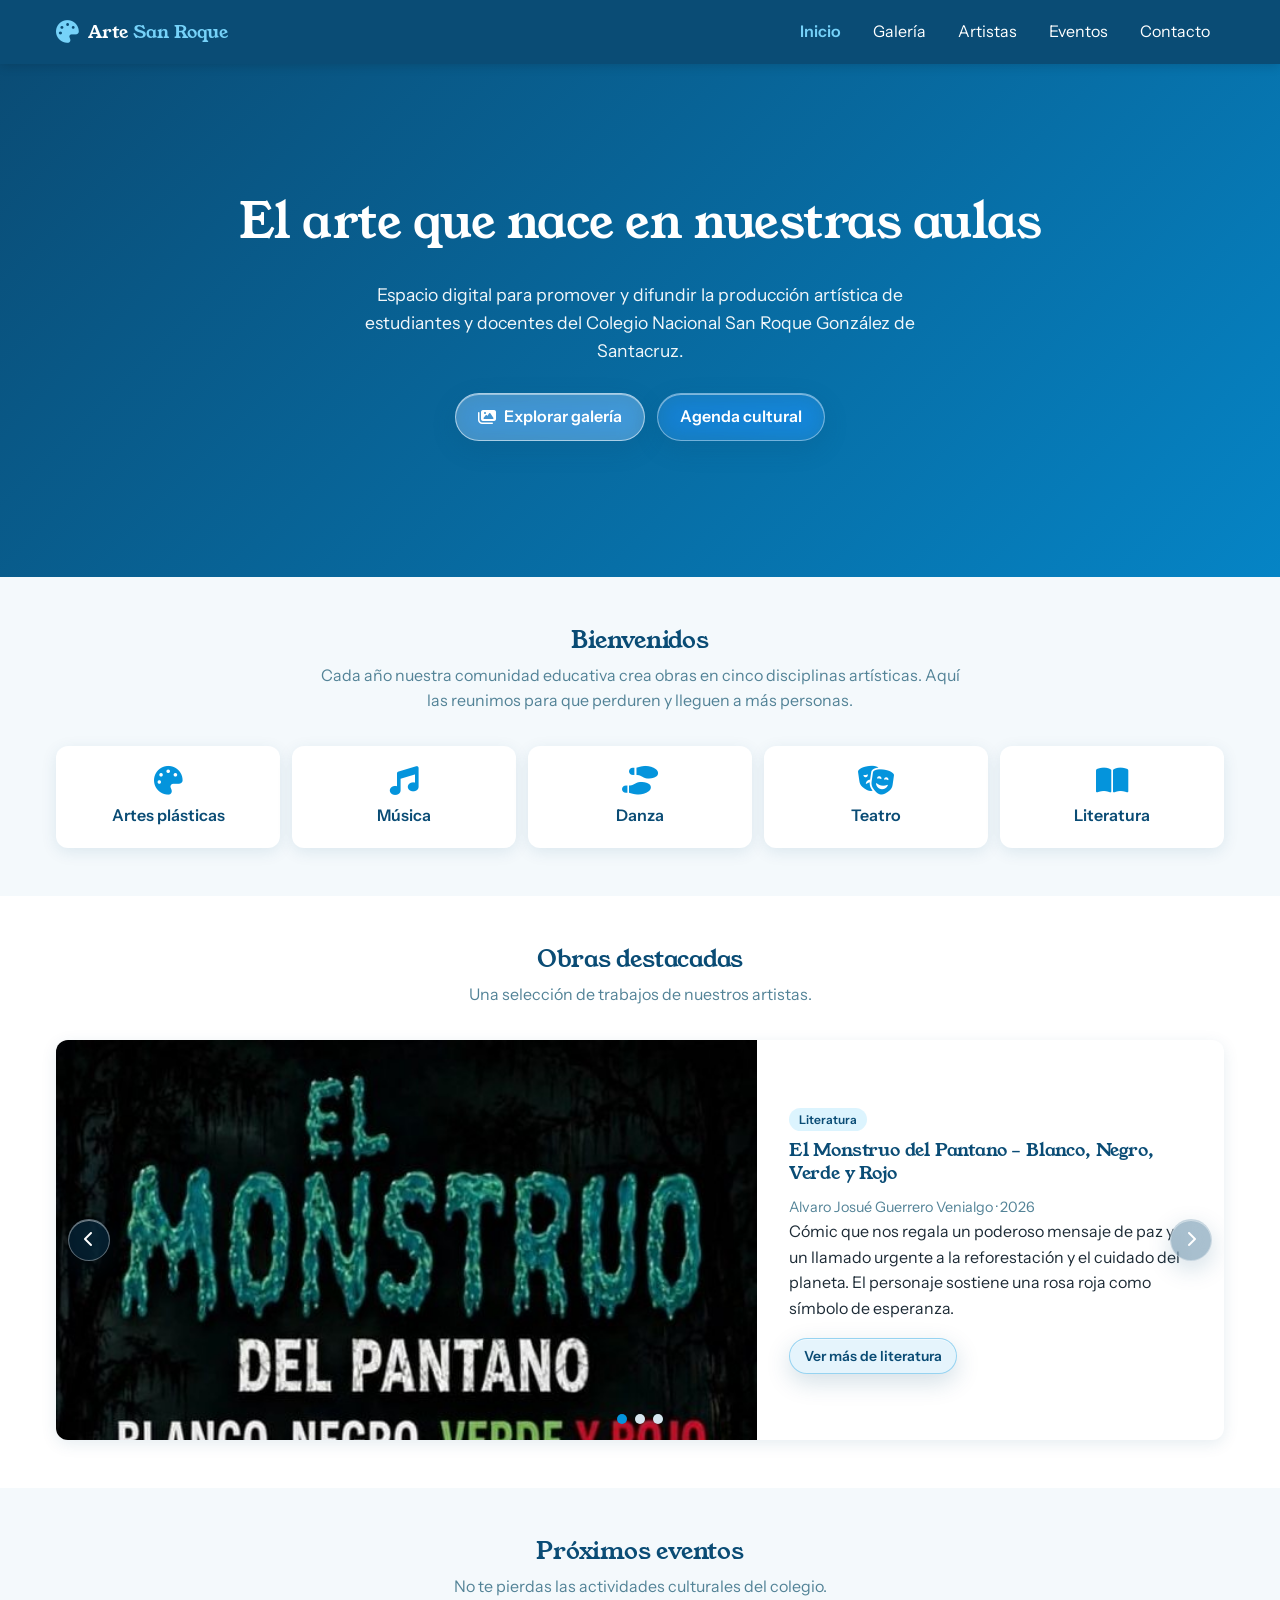
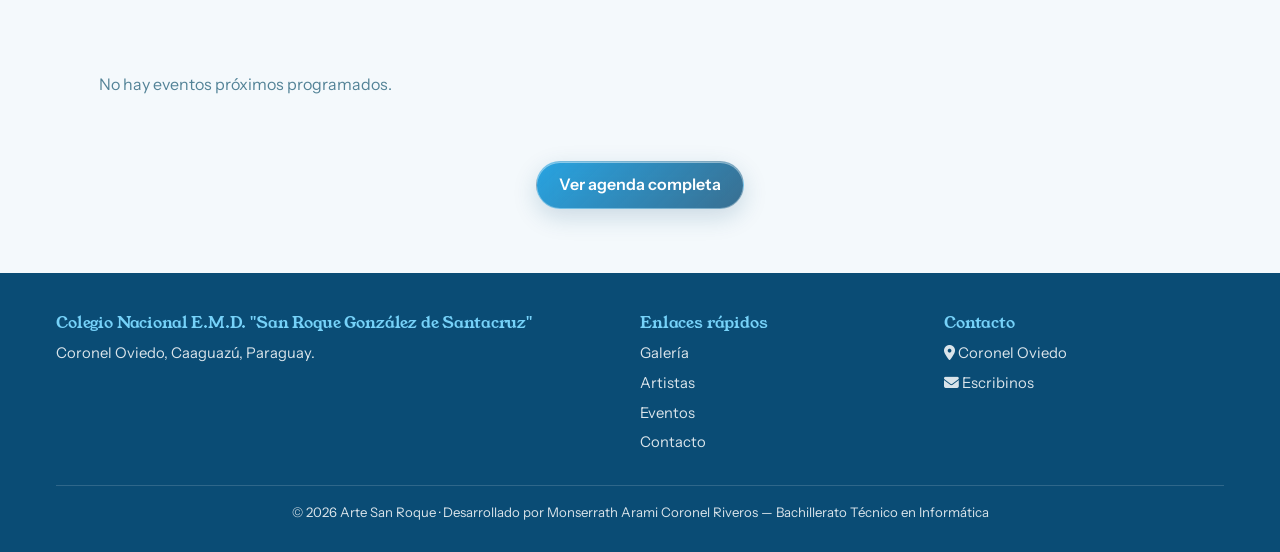
<file: index.html>
<!DOCTYPE html>
<html lang="es">
<head>
  <meta charset="UTF-8">
  <meta name="viewport" content="width=device-width, initial-scale=1.0">
  <meta name="description" content="Página web de arte institucional del Colegio Nacional San Roque González de Santacruz, Coronel Oviedo. Galería de obras, artistas y agenda cultural.">
  <title>Inicio | Arte San Roque González</title>

  <!-- Tipografías (Google Fonts) e íconos (Font Awesome gratuito) -->
  <link rel="preconnect" href="https://fonts.googleapis.com">
  <link rel="preconnect" href="https://fonts.gstatic.com" crossorigin>
  <link rel="stylesheet" href="https://fonts.googleapis.com/css2?family=Instrument+Sans:wght@400;500;600;700&family=Young+Serif&display=swap">
  <link rel="stylesheet" href="https://cdnjs.cloudflare.com/ajax/libs/font-awesome/6.5.2/css/all.min.css">
  <link rel="stylesheet" href="css/estilos.css">
</head>
<body data-pagina="inicio">

  <!-- ===== Encabezado y navegación ===== -->
  <header class="encabezado">
    <div class="contenedor encabezado__contenido">
      <a href="index.html" class="logo"><i class="fa-solid fa-palette"></i><span>Arte <strong>San Roque</strong></span></a>
      <button class="menu-toggle" id="menuToggle" aria-label="Abrir menú" aria-expanded="false" aria-controls="menuPrincipal">
        <i class="fa-solid fa-bars"></i>
      </button>
      <nav class="navegacion" id="menuPrincipal" aria-label="Navegación principal">
        <ul>
          <li><a href="index.html">Inicio</a></li>
          <li><a href="galeria.html">Galería</a></li>
          <li><a href="artistas.html">Artistas</a></li>
          <li><a href="eventos.html">Eventos</a></li>
          <li><a href="contacto.html">Contacto</a></li>
        </ul>
      </nav>
    </div>
  </header>

  <main>
    <!-- Hero: imagen de fondo con texto superpuesto -->
    <section class="hero">
      <div class="contenedor">
        <h1>El arte que nace en nuestras aulas</h1>
        <p>Espacio digital para promover y difundir la producción artística de estudiantes y docentes del Colegio Nacional San Roque González de Santacruz.</p>
        <div class="hero__acciones">
          <a href="galeria.html" class="btn btn--claro"><i class="fa-solid fa-images"></i> Explorar galería</a>
          <a href="eventos.html" class="btn btn--contorno-claro">Agenda cultural</a>
        </div>
      </div>
    </section>

    <!-- Bienvenida y disciplinas -->
    <section class="seccion">
      <div class="contenedor">
        <h2 class="seccion__titulo">Bienvenidos</h2>
        <p class="seccion__subtitulo">Cada año nuestra comunidad educativa crea obras en cinco disciplinas artísticas. Aquí las reunimos para que perduren y lleguen a más personas.</p>
        <div class="disciplinas" id="disciplinas"><!-- generado por main.js --></div>
      </div>
    </section>

    <!-- Carrusel de obras destacadas -->
    <section class="seccion seccion--clara">
      <div class="contenedor">
        <h2 class="seccion__titulo">Obras destacadas</h2>
        <p class="seccion__subtitulo">Una selección de trabajos de nuestros artistas.</p>
        <div class="carrusel" aria-roledescription="carrusel" aria-label="Obras destacadas">
          <div class="carrusel__pista" id="carruselPista" aria-live="polite"></div>
          <button class="carrusel__btn carrusel__btn--prev" id="carruselPrev" aria-label="Obra anterior"><i class="fa-solid fa-chevron-left"></i></button>
          <button class="carrusel__btn carrusel__btn--next" id="carruselNext" aria-label="Obra siguiente"><i class="fa-solid fa-chevron-right"></i></button>
          <div class="carrusel__puntos" id="carruselPuntos"></div>
        </div>
      </div>
    </section>

    <!-- Vista previa de próximos eventos -->
    <section class="seccion">
      <div class="contenedor">
        <h2 class="seccion__titulo">Próximos eventos</h2>
        <p class="seccion__subtitulo">No te pierdas las actividades culturales del colegio.</p>
        <ul class="eventos-mini" id="proximosEventos"></ul>
        <p class="centrado">
          <a href="eventos.html" class="btn btn--primario">Ver agenda completa</a>
        </p>
      </div>
    </section>
  </main>

  <!-- ===== Pie de página ===== -->
  <footer class="pie">
    <div class="contenedor">
      <div class="pie__columnas">
        <div>
          <h3>Colegio Nacional E.M.D. "San Roque González de Santacruz"</h3>
          <p>Coronel Oviedo, Caaguazú, Paraguay.</p>
        </div>
        <div>
          <h3>Enlaces rápidos</h3>
          <ul>
            <li><a href="galeria.html">Galería</a></li>
            <li><a href="artistas.html">Artistas</a></li>
            <li><a href="eventos.html">Eventos</a></li>
            <li><a href="contacto.html">Contacto</a></li>
          </ul>
        </div>
        <div>
          <h3>Contacto</h3>
          <ul>
            <li><i class="fa-solid fa-location-dot"></i> Coronel Oviedo</li>
            <li><a href="contacto.html"><i class="fa-solid fa-envelope"></i> Escribinos</a></li>
          </ul>
        </div>
      </div>
      <p class="pie__creditos">&copy; <span id="anioActual">2026</span> Arte San Roque · Desarrollado por Monserrath Arami Coronel Riveros — Bachillerato Técnico en Informática</p>
    </div>
  </footer>

  <script src="js/datos.js"></script>
  <script src="js/main.js"></script>
</body>
</html>
</file>
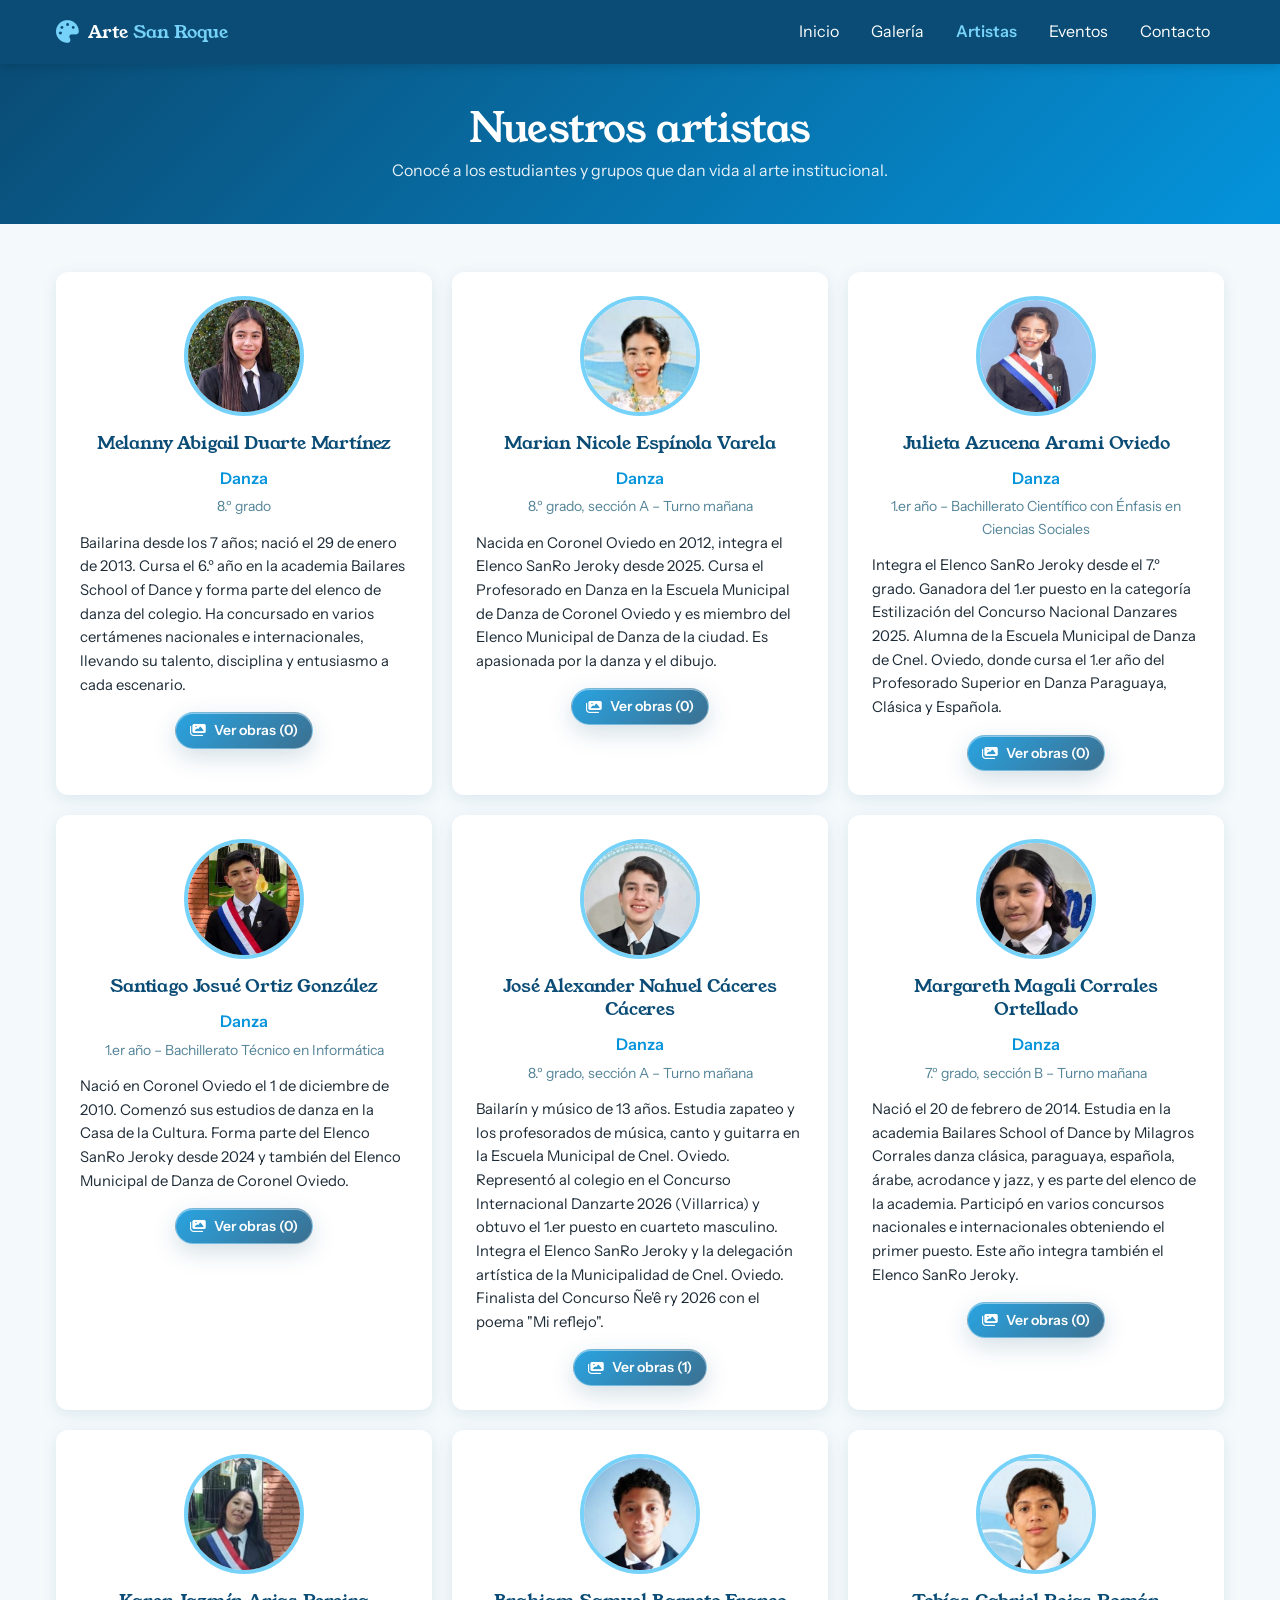
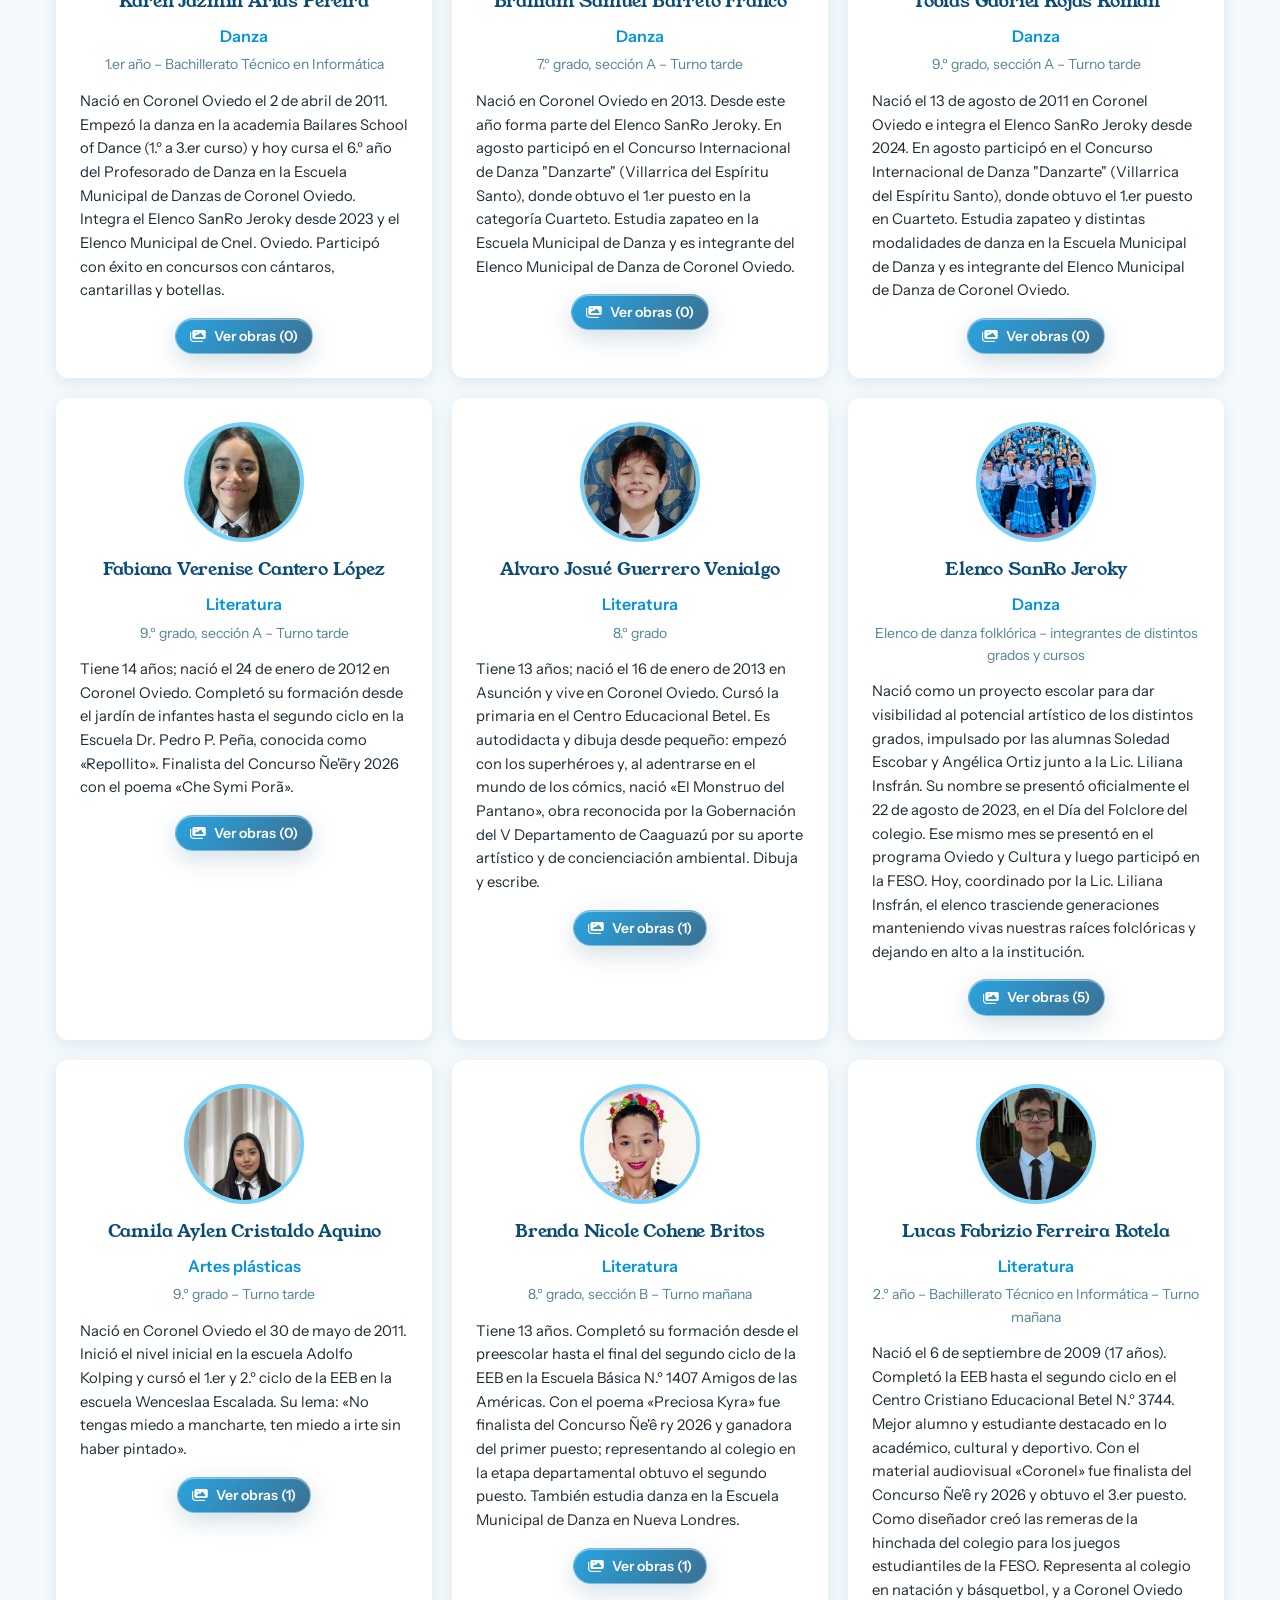
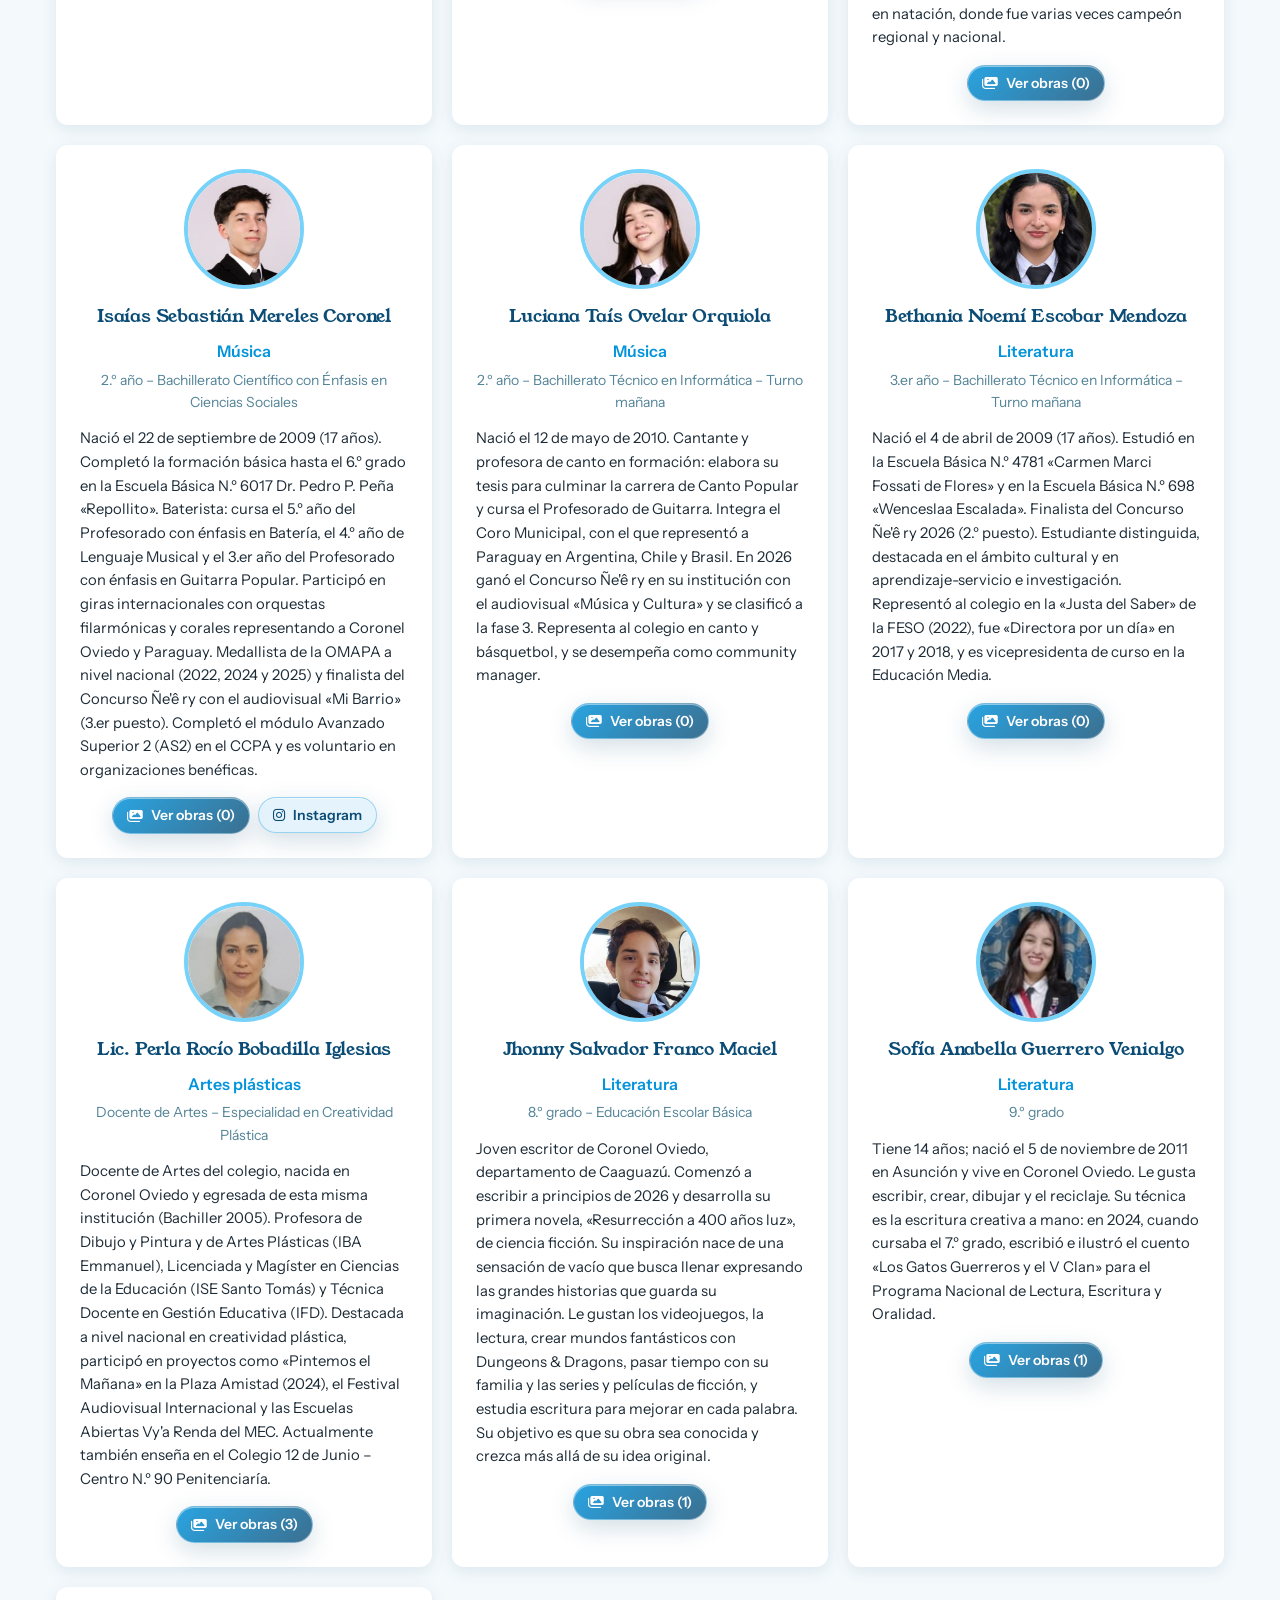
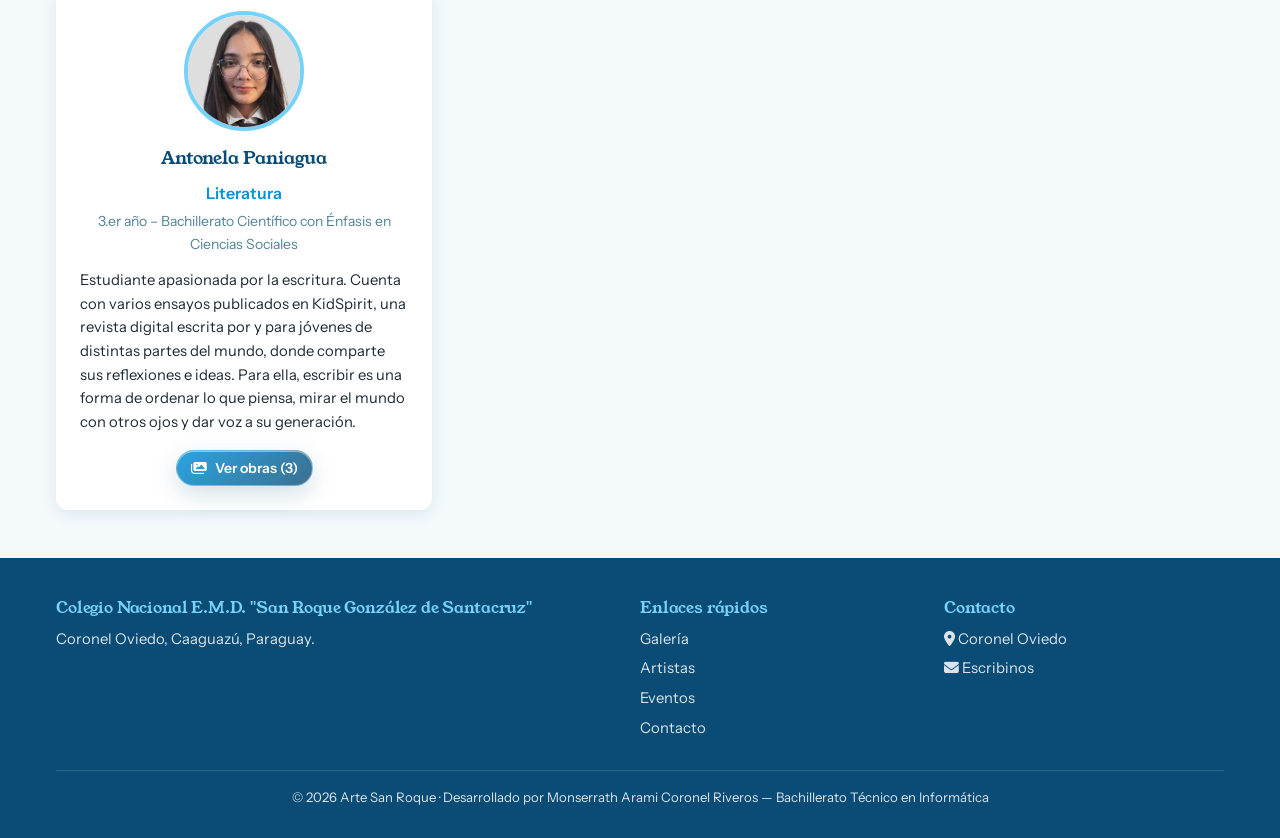
<file: artistas.html>
<!DOCTYPE html>
<html lang="es">
<head>
  <meta charset="UTF-8">
  <meta name="viewport" content="width=device-width, initial-scale=1.0">
  <meta name="description" content="Perfiles y biograf&iacute;as de los artistas del Colegio Nacional San Roque Gonz&aacute;lez de Santacruz.">
  <title>Artistas | Arte San Roque González</title>

  <!-- Tipografías (Google Fonts) e íconos (Font Awesome gratuito) -->
  <link rel="preconnect" href="https://fonts.googleapis.com">
  <link rel="preconnect" href="https://fonts.gstatic.com" crossorigin>
  <link rel="stylesheet" href="https://fonts.googleapis.com/css2?family=Instrument+Sans:wght@400;500;600;700&family=Young+Serif&display=swap">
  <link rel="stylesheet" href="https://cdnjs.cloudflare.com/ajax/libs/font-awesome/6.5.2/css/all.min.css">
  <link rel="stylesheet" href="css/estilos.css">
</head>
<body data-pagina="artistas">

  <!-- ===== Encabezado y navegación ===== -->
  <header class="encabezado">
    <div class="contenedor encabezado__contenido">
      <a href="index.html" class="logo"><i class="fa-solid fa-palette"></i><span>Arte <strong>San Roque</strong></span></a>
      <button class="menu-toggle" id="menuToggle" aria-label="Abrir menú" aria-expanded="false" aria-controls="menuPrincipal">
        <i class="fa-solid fa-bars"></i>
      </button>
      <nav class="navegacion" id="menuPrincipal" aria-label="Navegación principal">
        <ul>
          <li><a href="index.html">Inicio</a></li>
          <li><a href="galeria.html">Galería</a></li>
          <li><a href="artistas.html">Artistas</a></li>
          <li><a href="eventos.html">Eventos</a></li>
          <li><a href="contacto.html">Contacto</a></li>
        </ul>
      </nav>
    </div>
  </header>

  <main>
    <section class="cabecera-pagina">
      <div class="contenedor">
        <h1>Nuestros artistas</h1>
        <p>Conocé a los estudiantes y grupos que dan vida al arte institucional.</p>
      </div>
    </section>

    <section class="seccion">
      <div class="contenedor">
        <!-- Tarjetas de perfil: generadas desde data/artistas.json -->
        <div class="grilla" id="grillaArtistas"></div>
      </div>
    </section>
  </main>

  <!-- ===== Pie de página ===== -->
  <footer class="pie">
    <div class="contenedor">
      <div class="pie__columnas">
        <div>
          <h3>Colegio Nacional E.M.D. "San Roque González de Santacruz"</h3>
          <p>Coronel Oviedo, Caaguazú, Paraguay.</p>
        </div>
        <div>
          <h3>Enlaces rápidos</h3>
          <ul>
            <li><a href="galeria.html">Galería</a></li>
            <li><a href="artistas.html">Artistas</a></li>
            <li><a href="eventos.html">Eventos</a></li>
            <li><a href="contacto.html">Contacto</a></li>
          </ul>
        </div>
        <div>
          <h3>Contacto</h3>
          <ul>
            <li><i class="fa-solid fa-location-dot"></i> Coronel Oviedo</li>
            <li><a href="contacto.html"><i class="fa-solid fa-envelope"></i> Escribinos</a></li>
          </ul>
        </div>
      </div>
      <p class="pie__creditos">&copy; <span id="anioActual">2026</span> Arte San Roque · Desarrollado por Monserrath Arami Coronel Riveros — Bachillerato Técnico en Informática</p>
    </div>
  </footer>

  <script src="js/datos.js"></script>
  <script src="js/main.js"></script>
</body>
</html>
</file>
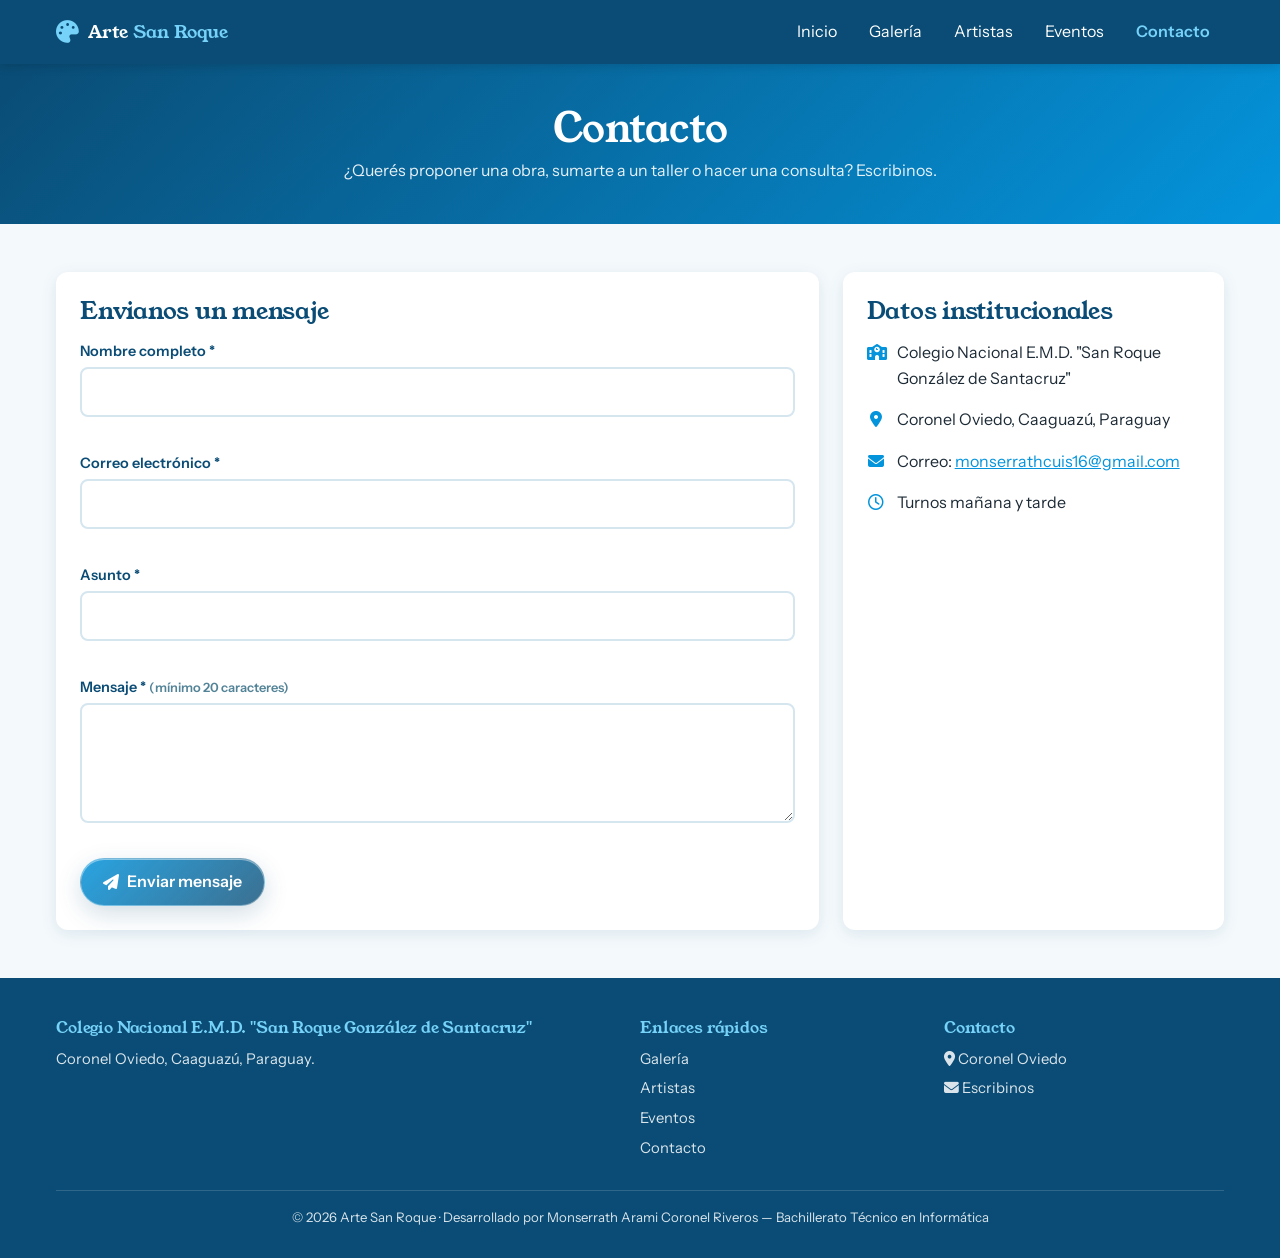
<file: contacto.html>
<!DOCTYPE html>
<html lang="es">
<head>
  <meta charset="UTF-8">
  <meta name="viewport" content="width=device-width, initial-scale=1.0">
  <meta name="description" content="Formulario de contacto y datos institucionales del área de Artes del Colegio Nacional San Roque González de Santacruz.">
  <title>Contacto | Arte San Roque González</title>

  <!-- Tipografías (Google Fonts) e íconos (Font Awesome gratuito) -->
  <link rel="preconnect" href="https://fonts.googleapis.com">
  <link rel="preconnect" href="https://fonts.gstatic.com" crossorigin>
  <link rel="stylesheet" href="https://fonts.googleapis.com/css2?family=Instrument+Sans:wght@400;500;600;700&family=Young+Serif&display=swap">
  <link rel="stylesheet" href="https://cdnjs.cloudflare.com/ajax/libs/font-awesome/6.5.2/css/all.min.css">
  <link rel="stylesheet" href="css/estilos.css">
</head>
<body data-pagina="contacto">

  <!-- ===== Encabezado y navegación ===== -->
  <header class="encabezado">
    <div class="contenedor encabezado__contenido">
      <a href="index.html" class="logo"><i class="fa-solid fa-palette"></i><span>Arte <strong>San Roque</strong></span></a>
      <button class="menu-toggle" id="menuToggle" aria-label="Abrir menú" aria-expanded="false" aria-controls="menuPrincipal">
        <i class="fa-solid fa-bars"></i>
      </button>
      <nav class="navegacion" id="menuPrincipal" aria-label="Navegación principal">
        <ul>
          <li><a href="index.html">Inicio</a></li>
          <li><a href="galeria.html">Galería</a></li>
          <li><a href="artistas.html">Artistas</a></li>
          <li><a href="eventos.html">Eventos</a></li>
          <li><a href="contacto.html">Contacto</a></li>
        </ul>
      </nav>
    </div>
  </header>

  <main>
    <section class="cabecera-pagina">
      <div class="contenedor">
        <h1>Contacto</h1>
        <p>¿Querés proponer una obra, sumarte a un taller o hacer una consulta? Escribinos.</p>
      </div>
    </section>

    <section class="seccion">
      <div class="contenedor contacto">
        <!-- Formulario con validación en tiempo real (main.js → validarFormulario) -->
        <div class="tarjeta">
          <h2>Envianos un mensaje</h2>
          <div id="alertaContacto" role="status" aria-live="polite"></div>

          <form id="formContacto" novalidate>
            <div class="campo">
              <label for="nombre">Nombre completo *</label>
              <input type="text" id="nombre" name="nombre" autocomplete="name" required>
              <span class="campo__error"></span>
            </div>

            <div class="campo">
              <label for="correo">Correo electrónico *</label>
              <input type="email" id="correo" name="correo" autocomplete="email" required>
              <span class="campo__error"></span>
            </div>

            <div class="campo">
              <label for="asunto">Asunto *</label>
              <input type="text" id="asunto" name="asunto" list="asuntos" required>
              <datalist id="asuntos">
                <option value="Propuesta de obra">
                <option value="Consulta sobre talleres">
                <option value="Información de eventos">
                <option value="Otro">
              </datalist>
              <span class="campo__error"></span>
            </div>

            <div class="campo">
              <label for="mensaje">Mensaje * <span class="campo__ayuda">(mínimo 20 caracteres)</span></label>
              <textarea id="mensaje" name="mensaje" required></textarea>
              <span class="campo__error"></span>
            </div>

            <button type="submit" class="btn btn--primario"><i class="fa-solid fa-paper-plane"></i> Enviar mensaje</button>
          </form>
        </div>

        <!-- Datos institucionales (completar con los datos oficiales) -->
        <aside class="tarjeta">
          <h2>Datos institucionales</h2>
          <ul class="datos-contacto">
            <li><i class="fa-solid fa-school"></i><span>Colegio Nacional E.M.D. "San Roque González de Santacruz"</span></li>
            <li><i class="fa-solid fa-location-dot"></i><span>Coronel Oviedo, Caaguazú, Paraguay</span></li>
            <li><i class="fa-solid fa-envelope"></i><span>Correo: <a href="mailto:monserrathcuis16@gmail.com">monserrathcuis16@gmail.com</a></span></li>
            <li><i class="fa-regular fa-clock"></i><span>Turnos mañana y tarde</span></li>
          </ul>
        </aside>
      </div>
    </section>
  </main>

  <!-- ===== Pie de página ===== -->
  <footer class="pie">
    <div class="contenedor">
      <div class="pie__columnas">
        <div>
          <h3>Colegio Nacional E.M.D. "San Roque González de Santacruz"</h3>
          <p>Coronel Oviedo, Caaguazú, Paraguay.</p>
        </div>
        <div>
          <h3>Enlaces rápidos</h3>
          <ul>
            <li><a href="galeria.html">Galería</a></li>
            <li><a href="artistas.html">Artistas</a></li>
            <li><a href="eventos.html">Eventos</a></li>
            <li><a href="contacto.html">Contacto</a></li>
          </ul>
        </div>
        <div>
          <h3>Contacto</h3>
          <ul>
            <li><i class="fa-solid fa-location-dot"></i> Coronel Oviedo</li>
            <li><a href="contacto.html"><i class="fa-solid fa-envelope"></i> Escribinos</a></li>
          </ul>
        </div>
      </div>
      <p class="pie__creditos">&copy; <span id="anioActual">2026</span> Arte San Roque · Desarrollado por Monserrath Arami Coronel Riveros — Bachillerato Técnico en Informática</p>
    </div>
  </footer>

  <script src="js/datos.js"></script>
  <script src="js/main.js"></script>
</body>
</html>
</file>
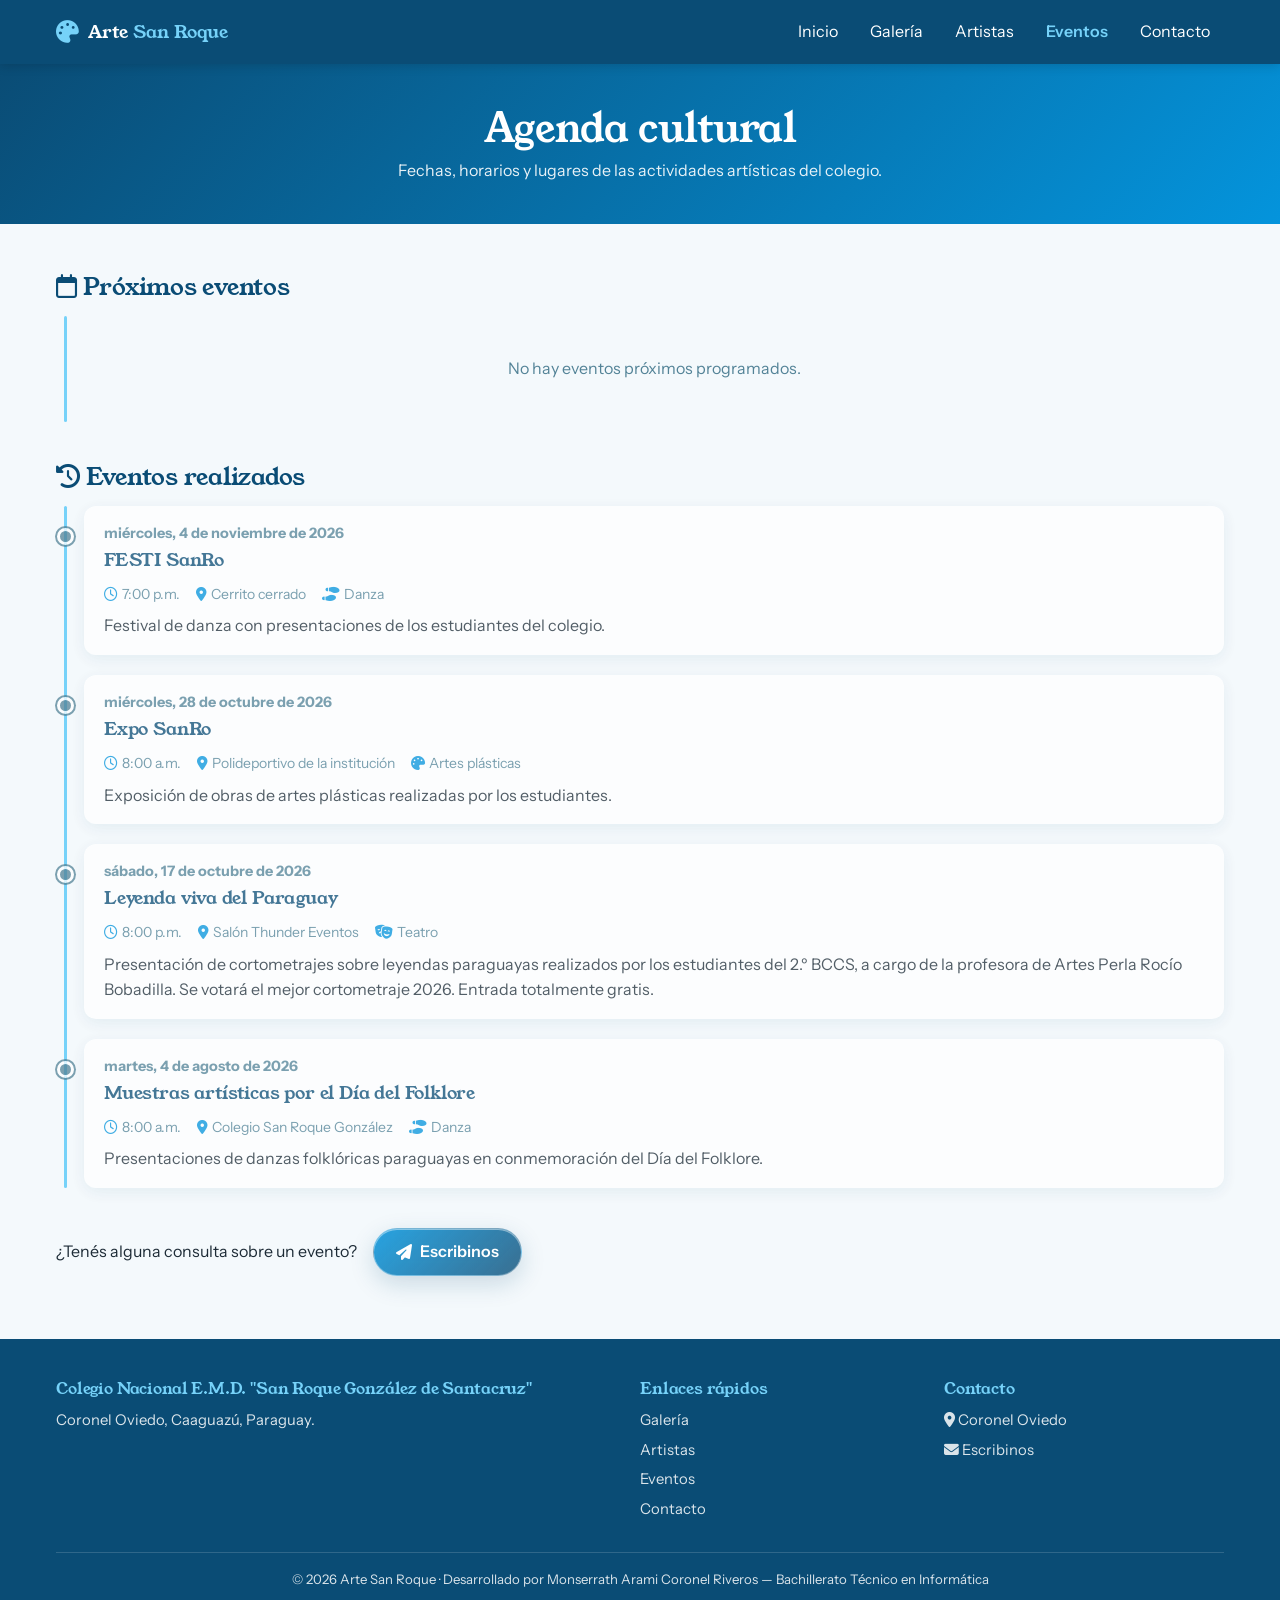
<file: eventos.html>
<!DOCTYPE html>
<html lang="es">
<head>
  <meta charset="UTF-8">
  <meta name="viewport" content="width=device-width, initial-scale=1.0">
  <meta name="description" content="Agenda de eventos culturales del Colegio Nacional San Roque González de Santacruz: fechas, horarios y lugares.">
  <title>Eventos | Arte San Roque González</title>

  <!-- Tipografías (Google Fonts) e íconos (Font Awesome gratuito) -->
  <link rel="preconnect" href="https://fonts.googleapis.com">
  <link rel="preconnect" href="https://fonts.gstatic.com" crossorigin>
  <link rel="stylesheet" href="https://fonts.googleapis.com/css2?family=Instrument+Sans:wght@400;500;600;700&family=Young+Serif&display=swap">
  <link rel="stylesheet" href="https://cdnjs.cloudflare.com/ajax/libs/font-awesome/6.5.2/css/all.min.css">
  <link rel="stylesheet" href="css/estilos.css">
</head>
<body data-pagina="eventos">

  <!-- ===== Encabezado y navegación ===== -->
  <header class="encabezado">
    <div class="contenedor encabezado__contenido">
      <a href="index.html" class="logo"><i class="fa-solid fa-palette"></i><span>Arte <strong>San Roque</strong></span></a>
      <button class="menu-toggle" id="menuToggle" aria-label="Abrir menú" aria-expanded="false" aria-controls="menuPrincipal">
        <i class="fa-solid fa-bars"></i>
      </button>
      <nav class="navegacion" id="menuPrincipal" aria-label="Navegación principal">
        <ul>
          <li><a href="index.html">Inicio</a></li>
          <li><a href="galeria.html">Galería</a></li>
          <li><a href="artistas.html">Artistas</a></li>
          <li><a href="eventos.html">Eventos</a></li>
          <li><a href="contacto.html">Contacto</a></li>
        </ul>
      </nav>
    </div>
  </header>

  <main>
    <section class="cabecera-pagina">
      <div class="contenedor">
        <h1>Agenda cultural</h1>
        <p>Fechas, horarios y lugares de las actividades artísticas del colegio.</p>
      </div>
    </section>

    <section class="seccion">
      <div class="contenedor">
        <!-- Línea de tiempo vertical: generada desde data/eventos.json -->
        <h2><i class="fa-regular fa-calendar"></i> Próximos eventos</h2>
        <ol class="linea-tiempo" id="eventosProximos"></ol>

        <h2><i class="fa-solid fa-clock-rotate-left"></i> Eventos realizados</h2>
        <ol class="linea-tiempo" id="eventosPasados"></ol>

        <!-- Consultas sobre eventos: abre el formulario de contacto con el asunto ya elegido -->
        <p class="eventos__consulta">¿Tenés alguna consulta sobre un evento?
          <a href="contacto.html?asunto=Informaci%C3%B3n%20de%20eventos" class="btn btn--primario"><i class="fa-solid fa-paper-plane"></i> Escribinos</a>
        </p>
      </div>
    </section>
  </main>

  <!-- ===== Pie de página ===== -->
  <footer class="pie">
    <div class="contenedor">
      <div class="pie__columnas">
        <div>
          <h3>Colegio Nacional E.M.D. "San Roque González de Santacruz"</h3>
          <p>Coronel Oviedo, Caaguazú, Paraguay.</p>
        </div>
        <div>
          <h3>Enlaces rápidos</h3>
          <ul>
            <li><a href="galeria.html">Galería</a></li>
            <li><a href="artistas.html">Artistas</a></li>
            <li><a href="eventos.html">Eventos</a></li>
            <li><a href="contacto.html">Contacto</a></li>
          </ul>
        </div>
        <div>
          <h3>Contacto</h3>
          <ul>
            <li><i class="fa-solid fa-location-dot"></i> Coronel Oviedo</li>
            <li><a href="contacto.html"><i class="fa-solid fa-envelope"></i> Escribinos</a></li>
          </ul>
        </div>
      </div>
      <p class="pie__creditos">&copy; <span id="anioActual">2026</span> Arte San Roque · Desarrollado por Monserrath Arami Coronel Riveros — Bachillerato Técnico en Informática</p>
    </div>
  </footer>

  <script src="js/datos.js"></script>
  <script src="js/main.js"></script>
</body>
</html>
</file>
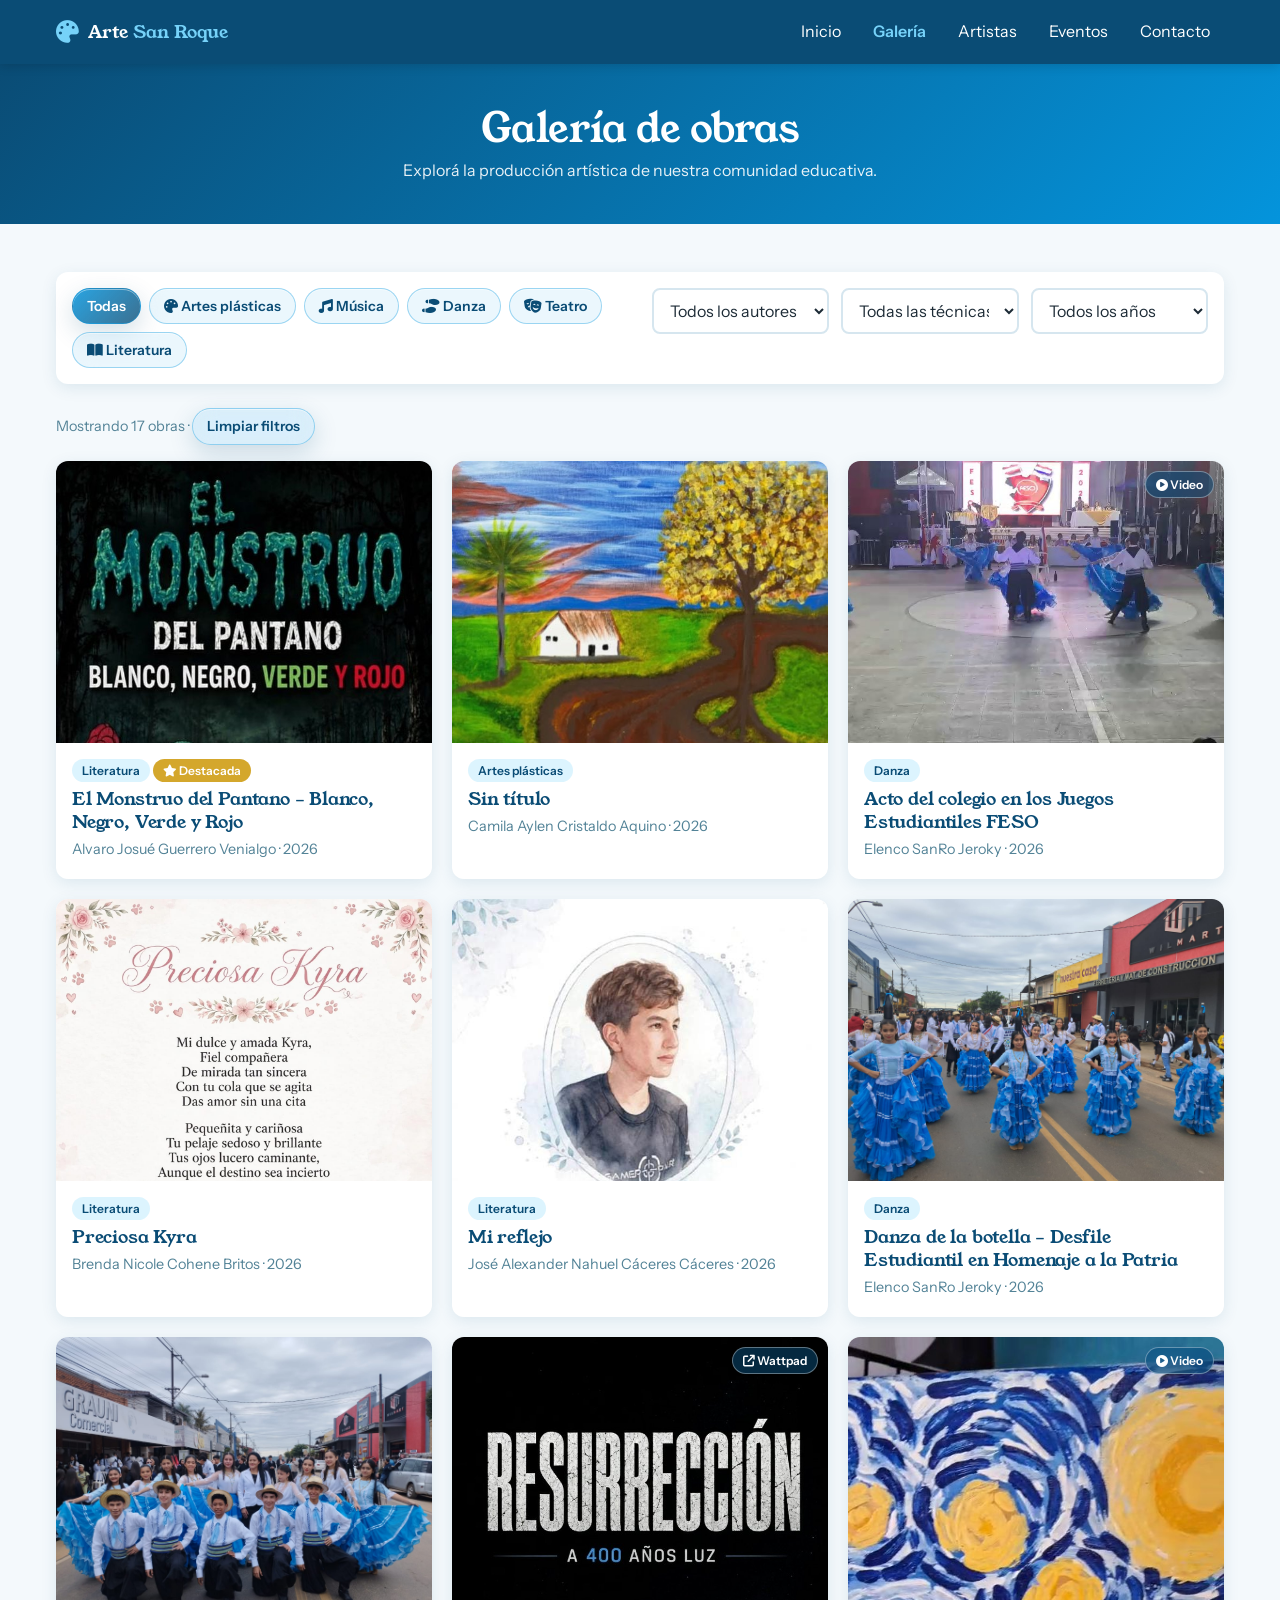
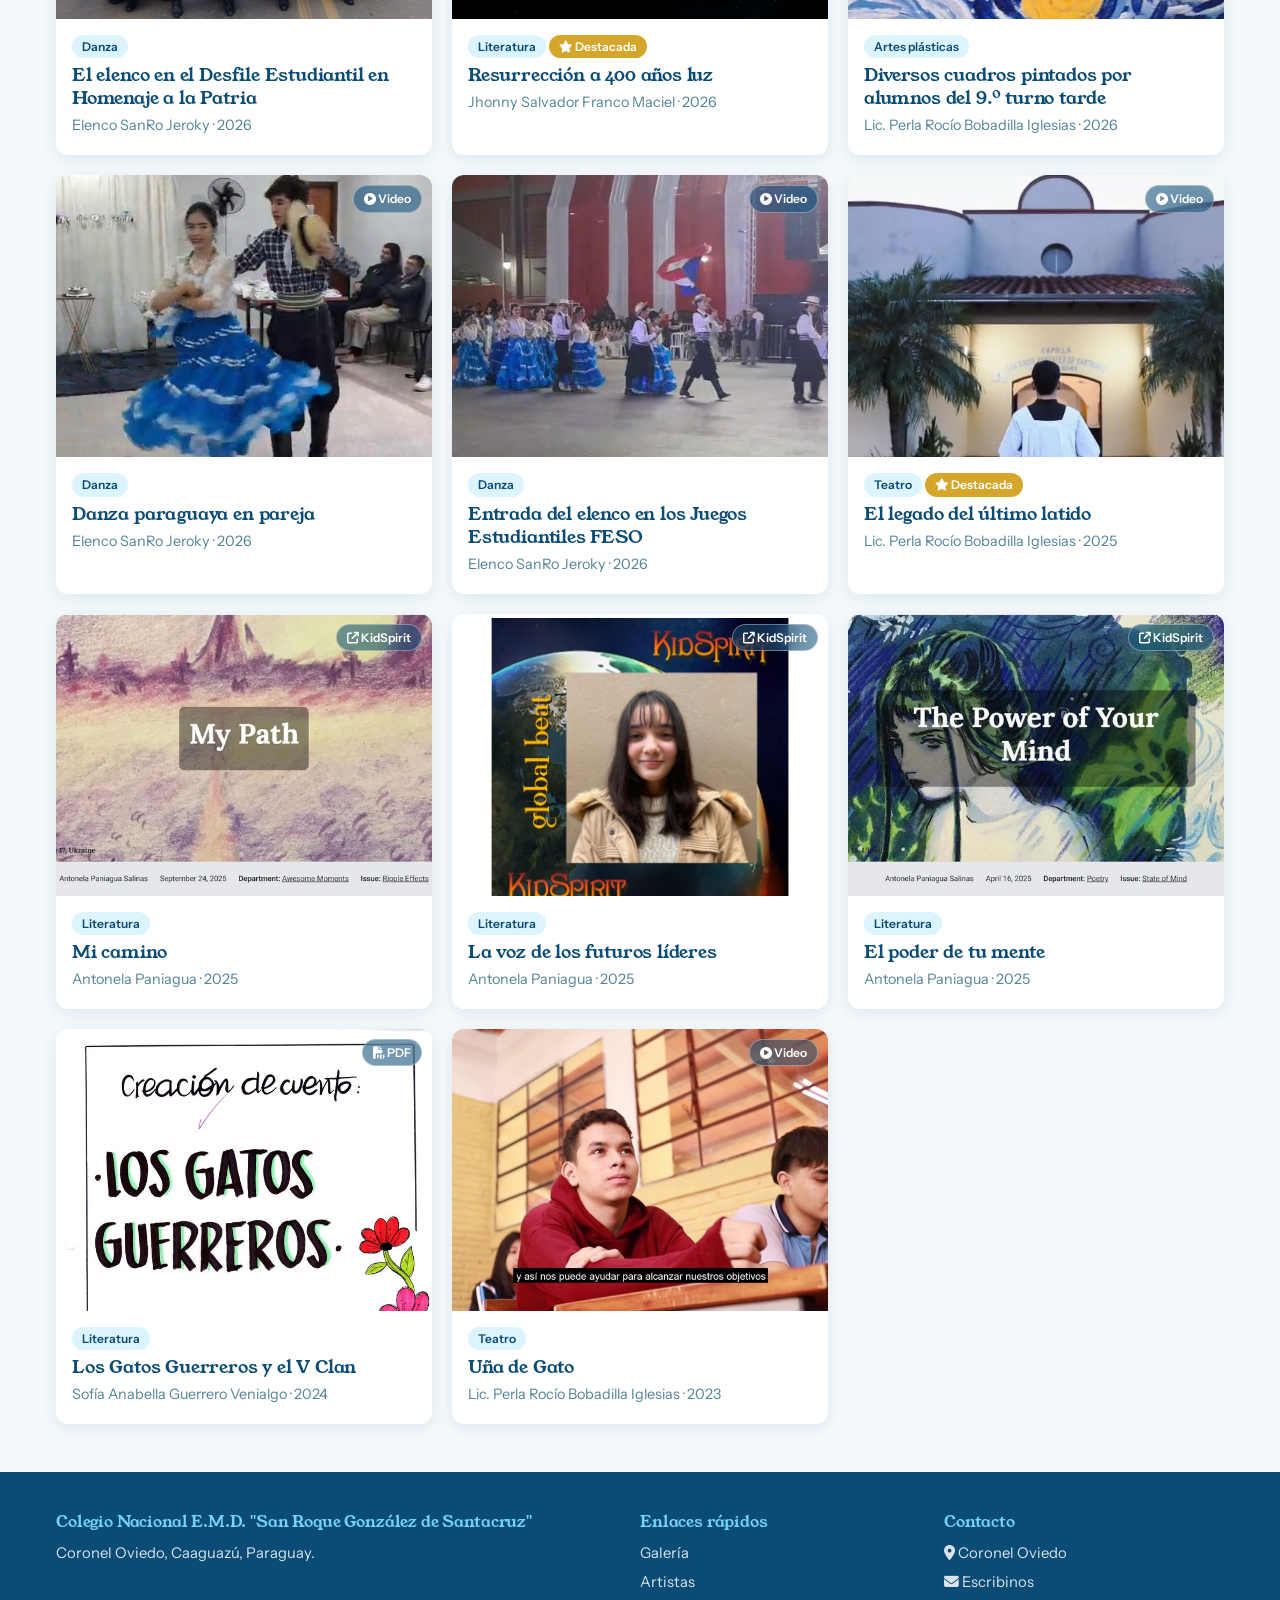
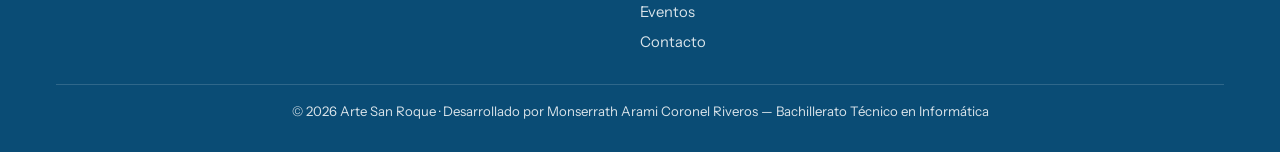
<file: galeria.html>
<!DOCTYPE html>
<html lang="es">
<head>
  <meta charset="UTF-8">
  <meta name="viewport" content="width=device-width, initial-scale=1.0">
  <meta name="description" content="Galería de obras de arte de estudiantes y docentes: artes plásticas, música, danza, teatro y literatura.">
  <title>Galería | Arte San Roque González</title>

  <!-- Tipografías (Google Fonts) e íconos (Font Awesome gratuito) -->
  <link rel="preconnect" href="https://fonts.googleapis.com">
  <link rel="preconnect" href="https://fonts.gstatic.com" crossorigin>
  <link rel="stylesheet" href="https://fonts.googleapis.com/css2?family=Instrument+Sans:wght@400;500;600;700&family=Young+Serif&display=swap">
  <link rel="stylesheet" href="https://cdnjs.cloudflare.com/ajax/libs/font-awesome/6.5.2/css/all.min.css">
  <link rel="stylesheet" href="css/estilos.css">
</head>
<body data-pagina="galeria">

  <!-- ===== Encabezado y navegación ===== -->
  <header class="encabezado">
    <div class="contenedor encabezado__contenido">
      <a href="index.html" class="logo"><i class="fa-solid fa-palette"></i><span>Arte <strong>San Roque</strong></span></a>
      <button class="menu-toggle" id="menuToggle" aria-label="Abrir menú" aria-expanded="false" aria-controls="menuPrincipal">
        <i class="fa-solid fa-bars"></i>
      </button>
      <nav class="navegacion" id="menuPrincipal" aria-label="Navegación principal">
        <ul>
          <li><a href="index.html">Inicio</a></li>
          <li><a href="galeria.html">Galería</a></li>
          <li><a href="artistas.html">Artistas</a></li>
          <li><a href="eventos.html">Eventos</a></li>
          <li><a href="contacto.html">Contacto</a></li>
        </ul>
      </nav>
    </div>
  </header>

  <main>
    <section class="cabecera-pagina">
      <div class="contenedor">
        <h1>Galería de obras</h1>
        <p>Explorá la producción artística de nuestra comunidad educativa.</p>
      </div>
    </section>

    <section class="seccion">
      <div class="contenedor">
        <!-- Filtros: categoría (botones) + autor, técnica y año (listas) -->
        <div class="filtros">
          <div class="filtros__categorias" id="filtroCategorias" role="group" aria-label="Filtrar por disciplina"></div>
          <div class="filtros__selects">
            <label><span class="solo-lector">Autor</span><select id="filtroArtista"></select></label>
            <label><span class="solo-lector">Técnica</span><select id="filtroTecnica"></select></label>
            <label><span class="solo-lector">Año</span><select id="filtroAnio"></select></label>
          </div>
        </div>

        <p class="resultado-filtro" aria-live="polite">
          <span id="resultadoFiltro">Cargando obras…</span> ·
          <button class="btn btn--secundario btn--pequeno" id="limpiarFiltros">Limpiar filtros</button>
        </p>

        <!-- Cuadrícula de obras: generada desde data/obras.json -->
        <div class="grilla" id="grillaObras"></div>
        <p class="vacio oculto" id="sinResultados"><i class="fa-regular fa-face-frown"></i> No hay obras que coincidan con los filtros seleccionados.</p>
      </div>
    </section>

    <!-- Ficha técnica de la obra -->
    <dialog class="modal" id="modalFicha" aria-labelledby="tituloFicha">
      <button class="modal__cerrar" aria-label="Cerrar"><i class="fa-solid fa-xmark"></i></button>
      <div id="contenidoFicha"></div>
    </dialog>
  </main>

  <!-- ===== Pie de página ===== -->
  <footer class="pie">
    <div class="contenedor">
      <div class="pie__columnas">
        <div>
          <h3>Colegio Nacional E.M.D. "San Roque González de Santacruz"</h3>
          <p>Coronel Oviedo, Caaguazú, Paraguay.</p>
        </div>
        <div>
          <h3>Enlaces rápidos</h3>
          <ul>
            <li><a href="galeria.html">Galería</a></li>
            <li><a href="artistas.html">Artistas</a></li>
            <li><a href="eventos.html">Eventos</a></li>
            <li><a href="contacto.html">Contacto</a></li>
          </ul>
        </div>
        <div>
          <h3>Contacto</h3>
          <ul>
            <li><i class="fa-solid fa-location-dot"></i> Coronel Oviedo</li>
            <li><a href="contacto.html"><i class="fa-solid fa-envelope"></i> Escribinos</a></li>
          </ul>
        </div>
      </div>
      <p class="pie__creditos">&copy; <span id="anioActual">2026</span> Arte San Roque · Desarrollado por Monserrath Arami Coronel Riveros — Bachillerato Técnico en Informática</p>
    </div>
  </footer>

  <script src="js/datos.js"></script>
  <script src="js/main.js"></script>
</body>
</html>
</file>
<file: css/estilos.css>
/* ==========================================================================
   estilos.css — Arte Institucional San Roque González de Santacruz
   Enfoque Mobile First. Puntos de quiebre:
     - Móvil:      < 576px  (estilos base)
     - Tablet:     576px – 991px
     - Escritorio: > 991px
   ========================================================================== */

/* ---------- 1. Variables (paleta cromática y tipografía) ---------- */
:root {
  --azul: #0494dc;          /* azul institucional principal */
  --azul-gris: #538397;     /* azul grisáceo para textos secundarios */
  --azul-oscuro: #0a4c75;   /* encabezado, pie y títulos */
  --celeste: #76d2f9;       /* acentos y fondos suaves */
  --dorado: #d4a72c;        /* distintivo "destacado" */
  --blanco: #ffffff;
  --fondo: #f4f9fc;
  --texto: #1d2b36;
  --borde: #d6e6ef;
  --error: #c0392b;
  --exito: #1e8e5a;

  --fuente-titulos: 'Young Serif', Georgia, serif;          /* solo tiene peso 400 */
  --fuente-cuerpo: 'Instrument Sans', system-ui, sans-serif;

  /* Glassmorphism (botones) */
  --vidrio-desenfoque: blur(12px) saturate(160%);
  --vidrio-brillo: inset 0 1px 0 rgba(255, 255, 255, 0.45);
  --vidrio-sombra: 0 8px 24px rgba(10, 76, 117, 0.18);

  --radio: 12px;
  --sombra: 0 4px 16px rgba(10, 76, 117, 0.10);
  --sombra-hover: 0 10px 28px rgba(10, 76, 117, 0.18);
  --transicion: 0.25s ease;
  --ancho-max: 1200px;
  --alto-encabezado: 64px;
}

/* ---------- 2. Reset y base ---------- */
*, *::before, *::after { box-sizing: border-box; }

html { scroll-behavior: smooth; }

body {
  margin: 0;
  font-family: var(--fuente-cuerpo);
  font-size: 1rem;
  line-height: 1.6;
  color: var(--texto);
  background: var(--fondo);
  display: flex;
  flex-direction: column;
  min-height: 100vh;
}

main { flex: 1; }

h1, h2, h3, h4 {
  font-family: var(--fuente-titulos);
  font-weight: 400;   /* Young Serif no tiene negrita: evita el engrosado artificial */
  color: var(--azul-oscuro);
  line-height: 1.25;
  letter-spacing: -0.01em;
  margin: 0 0 0.6em;
}

h1 { font-size: 1.9rem; }
h2 { font-size: 1.5rem; }
h3 { font-size: 1.15rem; }

p { margin: 0 0 1em; }

a { color: var(--azul); }

img { max-width: 100%; display: block; }

button, input, select, textarea { font: inherit; }

.contenedor {
  width: 100%;
  max-width: var(--ancho-max);
  margin: 0 auto;
  padding: 0 16px;
}

.seccion { padding: 48px 0; }
.seccion--clara { background: var(--blanco); }

.seccion__titulo { text-align: center; margin-bottom: 8px; }
.seccion__subtitulo {
  text-align: center;
  color: var(--azul-gris);
  max-width: 640px;
  margin: 0 auto 32px;
}

.oculto { display: none !important; }
.centrado { text-align: center; margin-top: 24px; }

.solo-lector {
  position: absolute;
  width: 1px; height: 1px;
  overflow: hidden;
  clip: rect(0 0 0 0);
  white-space: nowrap;
}

/* ---------- 3. Encabezado y navegación (sticky) ---------- */
.encabezado {
  position: sticky;
  top: 0;
  z-index: 100;
  background: var(--azul-oscuro);
  box-shadow: 0 2px 10px rgba(0, 0, 0, 0.15);
}

.encabezado__contenido {
  display: flex;
  align-items: center;
  justify-content: space-between;
  min-height: var(--alto-encabezado);
}

.logo {
  display: flex;
  align-items: center;
  gap: 10px;
  color: var(--blanco);
  text-decoration: none;
  font-family: var(--fuente-titulos);
  font-size: 1.1rem;
}

.logo i { color: var(--celeste); font-size: 1.4rem; }
.logo strong { color: var(--celeste); font-weight: 400; }

.menu-toggle {
  background: none;
  border: 0;
  color: var(--blanco);
  font-size: 1.5rem;
  cursor: pointer;
  padding: 8px;
}

/* Móvil: el menú se colapsa (hamburguesa) */
.navegacion {
  position: absolute;
  top: 100%;
  left: 0;
  right: 0;
  background: var(--azul-oscuro);
  max-height: 0;
  overflow: hidden;
  transition: max-height var(--transicion);
}

.navegacion.abierta { max-height: 480px; }

.navegacion ul {
  list-style: none;
  margin: 0;
  padding: 8px 16px 16px;
}

.navegacion a {
  display: block;
  padding: 12px 8px;
  color: var(--blanco);
  text-decoration: none;
  border-radius: 8px;
  transition: background var(--transicion), color var(--transicion);
}

.navegacion a:hover,
.navegacion a:focus-visible { background: rgba(118, 210, 249, 0.15); }

.navegacion a.activo { color: var(--celeste); font-weight: 600; }

/* ---------- 4. Botones (efecto glassmorphism) ----------
   Vidrio esmerilado: fondo translúcido + desenfoque de lo que hay detrás
   (backdrop-filter) + borde claro + brillo interior en el borde superior. */
.btn {
  display: inline-flex;
  align-items: center;
  justify-content: center;
  gap: 8px;
  padding: 10px 22px;
  border: 1px solid rgba(255, 255, 255, 0.35);
  border-radius: 999px;
  font-weight: 600;
  text-decoration: none;
  cursor: pointer;
  -webkit-backdrop-filter: var(--vidrio-desenfoque);
  backdrop-filter: var(--vidrio-desenfoque);
  box-shadow: var(--vidrio-brillo), var(--vidrio-sombra);
  transition: background var(--transicion), color var(--transicion),
    transform var(--transicion), box-shadow var(--transicion);
}

.btn:hover {
  transform: translateY(-2px);
  box-shadow: var(--vidrio-brillo), 0 12px 30px rgba(10, 76, 117, 0.25);
}

.btn:focus-visible { outline: 3px solid var(--celeste); outline-offset: 2px; }

/* Vidrio azul (acción principal) */
.btn--primario {
  background: linear-gradient(135deg, rgba(4, 148, 220, 0.85), rgba(10, 76, 117, 0.80));
  color: var(--blanco);
}
.btn--primario:hover {
  background: linear-gradient(135deg, rgba(4, 148, 220, 0.95), rgba(10, 76, 117, 0.92));
}

/* Vidrio celeste tenue (acción secundaria sobre fondos claros) */
.btn--secundario {
  background: rgba(4, 148, 220, 0.10);
  color: var(--azul-oscuro);
  border-color: rgba(4, 148, 220, 0.35);
}
.btn--secundario:hover { background: rgba(4, 148, 220, 0.20); }

/* Vidrio blanco (sobre fondos oscuros, como el hero) */
.btn--claro {
  background: rgba(255, 255, 255, 0.25);
  color: var(--blanco);
  border-color: rgba(255, 255, 255, 0.55);
}
.btn--claro:hover { background: rgba(255, 255, 255, 0.35); }

.btn--contorno-claro {
  background: rgba(255, 255, 255, 0.08);
  color: var(--blanco);
  border-color: rgba(255, 255, 255, 0.40);
}
.btn--contorno-claro:hover { background: rgba(255, 255, 255, 0.18); }

.btn--peligro { background: rgba(192, 57, 43, 0.85); color: var(--blanco); }
.btn--pequeno { padding: 6px 14px; font-size: 0.875rem; }

/* ---------- 5. Hero (inicio) ---------- */
.hero {
  position: relative;
  color: var(--blanco);
  text-align: center;
  padding: 88px 0 96px;
  /* Para usar una foto de fondo, agregar img/hero.jpg y descomentar la línea url(...) */
  background:
    linear-gradient(135deg, rgba(10, 76, 117, 0.92), rgba(4, 148, 220, 0.78)),
    /* url('../img/hero.jpg') center / cover no-repeat, */
    var(--azul-oscuro);
}

.hero h1 { color: var(--blanco); font-size: 2rem; }
.hero p { font-size: 1.1rem; max-width: 620px; margin: 0 auto 28px; opacity: 0.95; }
.hero__acciones { display: flex; flex-wrap: wrap; gap: 12px; justify-content: center; }

/* Encabezado de páginas internas */
.cabecera-pagina {
  background: linear-gradient(135deg, var(--azul-oscuro), var(--azul));
  color: var(--blanco);
  padding: 40px 0;
  text-align: center;
}

.cabecera-pagina h1 { color: var(--blanco); margin-bottom: 4px; }
.cabecera-pagina p { margin: 0; opacity: 0.9; }

/* ---------- 6. Disciplinas (chips) ---------- */
.disciplinas {
  display: grid;
  grid-template-columns: repeat(2, 1fr);
  gap: 12px;
}

.disciplina {
  display: flex;
  flex-direction: column;
  align-items: center;
  gap: 8px;
  padding: 20px 12px;
  background: var(--blanco);
  border-radius: var(--radio);
  box-shadow: var(--sombra);
  text-decoration: none;
  color: var(--azul-oscuro);
  font-weight: 600;
  transition: transform var(--transicion), box-shadow var(--transicion);
}

.disciplina i { font-size: 1.8rem; color: var(--azul); }
.disciplina:hover { transform: translateY(-4px); box-shadow: var(--sombra-hover); }

/* ---------- 7. Carrusel manual de destacados ---------- */
.carrusel {
  --carrusel-media: 240px;   /* alto fijo de la imagen: todas las diapositivas iguales */
  position: relative;
  overflow: hidden;
  border-radius: var(--radio);
  box-shadow: var(--sombra);
  background: var(--blanco);
}

.carrusel__pista {
  display: flex;
  transition: transform 0.5s ease;
}

.carrusel__slide {
  flex: 0 0 100%;
  display: grid;
  grid-template-columns: 1fr;
}

.carrusel__slide .media { aspect-ratio: auto; height: var(--carrusel-media); }

.carrusel__info { padding: 20px 24px 48px; }
.carrusel__info .etiqueta { margin-bottom: 8px; }

/* Título y descripción recortados para que ningún cuadro crezca más que otro */
.carrusel__info h3,
.carrusel__info > p:not(.obra__autor) {
  display: -webkit-box;
  -webkit-box-orient: vertical;
  overflow: hidden;
}
.carrusel__info h3 { -webkit-line-clamp: 2; line-clamp: 2; }
.carrusel__info > p:not(.obra__autor) { -webkit-line-clamp: 3; line-clamp: 3; }

.carrusel__btn {
  position: absolute;
  top: calc(var(--carrusel-media) / 2);
  transform: translateY(-50%);
  width: 42px; height: 42px;
  border-radius: 50%;
  border: 1px solid rgba(255, 255, 255, 0.35);
  background: rgba(10, 76, 117, 0.35);   /* vidrio oscuro: legible sobre cualquier imagen */
  color: var(--blanco);
  cursor: pointer;
  -webkit-backdrop-filter: var(--vidrio-desenfoque);
  backdrop-filter: var(--vidrio-desenfoque);
  box-shadow: var(--vidrio-brillo), var(--vidrio-sombra);
  transition: background var(--transicion);
}

.carrusel__btn:hover,
.modal__cerrar:hover { background: rgba(10, 76, 117, 0.55); }

.carrusel__btn--prev { left: 12px; }
.carrusel__btn--next { right: 12px; }

.carrusel__puntos {
  position: absolute;
  bottom: 16px;
  left: 0; right: 0;
  display: flex;
  justify-content: center;
  gap: 8px;
}

.carrusel__punto {
  width: 10px; height: 10px;
  border-radius: 50%;
  border: 0;
  padding: 0;
  background: var(--borde);
  cursor: pointer;
}

.carrusel__punto.activo { background: var(--azul); }

/* ---------- 8. Imágenes y marcadores de posición ---------- */
.media {
  width: 100%;
  aspect-ratio: 4 / 3;
  object-fit: cover;
  object-position: center top;     /* en imágenes verticales se ve la parte superior (título de portadas) */
  opacity: 0;
  transition: opacity 0.6s ease;   /* fade-in al cargar */
}

.media.cargada,
.placeholder { opacity: 1; }

.placeholder {
  display: flex;
  align-items: center;
  justify-content: center;
  color: rgba(255, 255, 255, 0.9);
  font-size: 3rem;
  background: linear-gradient(135deg, var(--azul), var(--celeste));
}

.placeholder[data-categoria="artes-plasticas"] { background: linear-gradient(135deg, #0494dc, #76d2f9); }
.placeholder[data-categoria="musica"]          { background: linear-gradient(135deg, #0a4c75, #0494dc); }
.placeholder[data-categoria="danza"]           { background: linear-gradient(135deg, #538397, #76d2f9); }
.placeholder[data-categoria="teatro"]          { background: linear-gradient(135deg, #0a4c75, #538397); }
.placeholder[data-categoria="literatura"]      { background: linear-gradient(135deg, #538397, #0494dc); }

/* ---------- 9. Tarjetas de obra (galería) ---------- */
.grilla {
  display: grid;
  grid-template-columns: 1fr;   /* móvil: una columna */
  gap: 20px;
}

.obra {
  position: relative;
  margin: 0;
  background: var(--blanco);
  border-radius: var(--radio);
  overflow: hidden;
  box-shadow: var(--sombra);
  cursor: pointer;
  transition: transform var(--transicion), box-shadow var(--transicion);
}

.obra:hover,
.obra:focus-visible { transform: translateY(-4px); box-shadow: var(--sombra-hover); outline: none; }

.obra figcaption { padding: 14px 16px 18px; }
.obra h3 { margin-bottom: 4px; }
.obra__autor { color: var(--azul-gris); font-size: 0.9rem; margin: 0; }

/* Insignias "Video" / "PDF" sobre la imagen de la tarjeta */
.obra__formatos {
  position: absolute;
  top: 10px; right: 10px;
  display: flex;
  gap: 6px;
}

.obra__formatos span {
  padding: 3px 10px;
  border-radius: 999px;
  border: 1px solid rgba(255, 255, 255, 0.35);
  background: rgba(10, 76, 117, 0.55);
  color: var(--blanco);
  font-size: 0.75rem;
  font-weight: 600;
  -webkit-backdrop-filter: var(--vidrio-desenfoque);
  backdrop-filter: var(--vidrio-desenfoque);
}

.etiqueta {
  display: inline-block;
  padding: 2px 10px;
  border-radius: 999px;
  background: rgba(118, 210, 249, 0.25);
  color: var(--azul-oscuro);
  font-size: 0.75rem;
  font-weight: 600;
  margin-bottom: 6px;
}

.etiqueta--destacada { background: var(--dorado); color: var(--blanco); }

/* ---------- 10. Filtros ---------- */
.filtros {
  background: var(--blanco);
  border-radius: var(--radio);
  box-shadow: var(--sombra);
  padding: 16px;
  margin-bottom: 24px;
}

.filtros__categorias {
  display: flex;
  flex-wrap: wrap;
  gap: 8px;
  margin-bottom: 16px;
}

.filtro-btn {
  padding: 6px 14px;
  border-radius: 999px;
  border: 1px solid rgba(4, 148, 220, 0.35);
  background: rgba(4, 148, 220, 0.08);
  color: var(--azul-oscuro);
  font-weight: 600;
  font-size: 0.875rem;
  cursor: pointer;
  -webkit-backdrop-filter: var(--vidrio-desenfoque);
  backdrop-filter: var(--vidrio-desenfoque);
  box-shadow: var(--vidrio-brillo);
  transition: background var(--transicion), color var(--transicion);
}

.filtro-btn:hover { background: rgba(4, 148, 220, 0.18); }

.filtro-btn.activo {
  background: linear-gradient(135deg, rgba(4, 148, 220, 0.85), rgba(10, 76, 117, 0.80));
  color: var(--blanco);
  box-shadow: var(--vidrio-brillo), var(--vidrio-sombra);
}

.filtros__selects {
  display: grid;
  grid-template-columns: 1fr;
  gap: 12px;
}

.resultado-filtro { color: var(--azul-gris); font-size: 0.9rem; margin: 0 0 16px; }

.vacio {
  text-align: center;
  color: var(--azul-gris);
  padding: 40px 16px;
}

/* ---------- 11. Formularios ---------- */
.campo { display: flex; flex-direction: column; gap: 4px; margin-bottom: 16px; }

.campo label { font-weight: 600; color: var(--azul-oscuro); font-size: 0.9rem; }

.campo input,
.campo select,
.campo textarea,
.filtros select {
  width: 100%;
  padding: 10px 12px;
  border: 2px solid var(--borde);
  border-radius: 8px;
  background: var(--blanco);
  color: var(--texto);
  transition: border-color var(--transicion);
}

.campo input:focus,
.campo select:focus,
.campo textarea:focus,
.filtros select:focus { outline: none; border-color: var(--azul); }

.campo textarea { min-height: 120px; resize: vertical; }


.campo.invalido input,
.campo.invalido textarea { border-color: var(--error); }
.campo.valido input,
.campo.valido textarea { border-color: var(--exito); }

.campo__error { color: var(--error); font-size: 0.8rem; min-height: 1.2em; }
.campo__ayuda { color: var(--azul-gris); font-size: 0.8rem; }

.alerta {
  padding: 12px 16px;
  border-radius: 8px;
  margin-bottom: 16px;
  font-weight: 600;
}

.alerta--exito { background: rgba(30, 142, 90, 0.12); color: var(--exito); }
.alerta--error { background: rgba(192, 57, 43, 0.12); color: var(--error); }

/* ---------- 12. Contacto ---------- */
.contacto {
  display: grid;
  grid-template-columns: 1fr;
  gap: 24px;
}

.tarjeta {
  background: var(--blanco);
  border-radius: var(--radio);
  box-shadow: var(--sombra);
  padding: 24px;
}

.datos-contacto { list-style: none; margin: 0; padding: 0; }
.datos-contacto li { display: flex; gap: 12px; margin-bottom: 16px; }
.datos-contacto i { color: var(--azul); margin-top: 4px; width: 18px; text-align: center; }

/* ---------- 13. Artistas ---------- */
.artista {
  background: var(--blanco);
  border-radius: var(--radio);
  box-shadow: var(--sombra);
  padding: 24px;
  text-align: center;
  transition: transform var(--transicion), box-shadow var(--transicion);
}

.artista:hover { transform: translateY(-4px); box-shadow: var(--sombra-hover); }

.artista__foto {
  width: 120px;
  height: 120px;
  border-radius: 50%;
  margin: 0 auto 16px;
  overflow: hidden;
  border: 4px solid var(--celeste);
}

.artista__foto .media,
.artista__foto .placeholder { width: 100%; height: 100%; aspect-ratio: 1; font-size: 2.4rem; }

.artista__disciplina { color: var(--azul); font-weight: 600; margin-bottom: 4px; }
.artista__curso { color: var(--azul-gris); font-size: 0.875rem; }
.artista__bio { font-size: 0.925rem; text-align: left; }
.artista__acciones { display: flex; flex-wrap: wrap; justify-content: center; gap: 8px; }

/* ---------- 13b. Eventos: línea de tiempo vertical ---------- */
.linea-tiempo {
  position: relative;
  list-style: none;
  margin: 0 0 40px;
  padding: 0 0 0 28px;
}

.linea-tiempo::before {
  content: '';
  position: absolute;
  top: 0; bottom: 0; left: 8px;
  width: 3px;
  background: var(--celeste);
  border-radius: 3px;
}

.evento {
  position: relative;
  background: var(--blanco);
  border-radius: var(--radio);
  box-shadow: var(--sombra);
  padding: 16px 20px;
  margin-bottom: 20px;
}

.evento::before {
  content: '';
  position: absolute;
  left: -27px;
  top: 22px;
  width: 17px; height: 17px;
  border-radius: 50%;
  background: var(--azul);
  border: 3px solid var(--blanco);
  box-shadow: 0 0 0 2px var(--azul);
}

.evento--pasado { opacity: 0.75; }
.evento--pasado::before { background: var(--azul-gris); box-shadow: 0 0 0 2px var(--azul-gris); }

.evento__fecha { color: var(--azul); font-weight: 700; font-size: 0.9rem; margin-bottom: 4px; }
.evento--pasado .evento__fecha { color: var(--azul-gris); }

.evento__meta {
  display: flex;
  flex-wrap: wrap;
  gap: 4px 16px;
  color: var(--azul-gris);
  font-size: 0.875rem;
  margin-bottom: 8px;
}

.evento__meta i { color: var(--azul); margin-right: 4px; }
.evento p:last-child { margin-bottom: 0; }

/* Tarjetas de eventos en la página de inicio */
.eventos-mini { display: grid; grid-template-columns: 1fr; gap: 16px; list-style: none; margin: 0; padding: 0; }
.eventos-mini .evento { margin-bottom: 0; }
.eventos-mini .evento::before { display: none; }

/* ---------- 14. Modal (ficha técnica) ---------- */
.modal {
  width: min(720px, calc(100% - 32px));
  max-height: calc(100vh - 48px);
  border: 0;
  border-radius: var(--radio);
  padding: 0;
  box-shadow: var(--sombra-hover);
}

.modal::backdrop { background: rgba(10, 30, 45, 0.6); }

.modal__cerrar {
  position: absolute;
  top: 10px; right: 10px;
  width: 38px; height: 38px;
  border-radius: 50%;
  border: 1px solid rgba(255, 255, 255, 0.35);
  background: rgba(10, 76, 117, 0.35);   /* vidrio oscuro: legible sobre cualquier imagen */
  color: var(--blanco);
  font-size: 1.1rem;
  cursor: pointer;
  z-index: 1;
  -webkit-backdrop-filter: var(--vidrio-desenfoque);
  backdrop-filter: var(--vidrio-desenfoque);
  box-shadow: var(--vidrio-brillo), var(--vidrio-sombra);
}

.modal__cuerpo { padding: 24px; }
.modal .media { aspect-ratio: 16 / 9; max-height: 40vh; }

/* Imagen de la ficha: al hacer clic se ve la obra completa */
.ficha__ampliar {
  position: relative;
  display: block;
  width: 100%;
  padding: 0;
  border: 0;
  background: none;
  cursor: zoom-in;
}

.ficha__ampliar:focus-visible { outline: 3px solid var(--celeste); outline-offset: -3px; }
.ficha__ampliar:has(.placeholder) { cursor: default; }
.ficha__ampliar:has(.placeholder) .ficha__ampliar-aviso { display: none; }

.ficha__ampliar-aviso {
  position: absolute;
  left: 12px; bottom: 12px;
  padding: 6px 12px;
  border-radius: 999px;
  border: 1px solid rgba(255, 255, 255, 0.35);
  background: rgba(10, 76, 117, 0.45);
  color: var(--blanco);
  font-size: 0.85rem;
  -webkit-backdrop-filter: var(--vidrio-desenfoque);
  backdrop-filter: var(--vidrio-desenfoque);
  box-shadow: var(--vidrio-brillo), var(--vidrio-sombra);
  transition: background var(--transicion);
}

.ficha__ampliar:hover .ficha__ampliar-aviso { background: rgba(10, 76, 117, 0.7); }

/* Visor de la obra completa (sin recortes) */
.visor-completo {
  width: 100vw; height: 100vh;
  max-width: none; max-height: none;
  margin: 0;
  padding: 16px;
  border: 0;
  background: transparent;
  cursor: zoom-out;
}

.visor-completo[open] { display: flex; align-items: center; justify-content: center; }
.visor-completo::backdrop { background: rgba(5, 15, 25, 0.92); }

.visor-completo img {
  max-width: 100%;
  max-height: 100%;
  object-fit: contain;
  border-radius: 4px;
  box-shadow: 0 10px 40px rgba(0, 0, 0, 0.5);
}

/* Visores de video y PDF dentro de la ficha */
.visor {
  display: block;
  width: 100%;
  aspect-ratio: 16 / 9;
  max-height: 50vh;
  border: 0;
  background: #000;
}

.visor-pdf { background: var(--fondo); padding-bottom: 12px; text-align: center; }
.visor--pdf { aspect-ratio: auto; height: 60vh; max-height: none; background: var(--blanco); margin-bottom: 12px; }

.ficha__formatos { display: flex; flex-wrap: wrap; gap: 8px; margin-bottom: 16px; }
.ficha__acciones { display: flex; flex-wrap: wrap; gap: 8px; }

.ficha { width: 100%; border-collapse: collapse; margin-bottom: 16px; font-size: 0.925rem; }
.ficha th { text-align: left; color: var(--azul-oscuro); padding: 6px 12px 6px 0; width: 35%; vertical-align: top; }
.ficha td { padding: 6px 0; }
.ficha tr + tr { border-top: 1px solid var(--borde); }

/* ---------- 15. Pie de página ---------- */
.pie {
  background: var(--azul-oscuro);
  color: rgba(255, 255, 255, 0.85);
  padding: 40px 0 16px;
  font-size: 0.925rem;
}

.pie__columnas { display: grid; grid-template-columns: 1fr; gap: 24px; }
.pie h3 { color: var(--celeste); font-size: 1rem; }
.pie ul { list-style: none; margin: 0; padding: 0; }
.pie li { margin-bottom: 6px; }
.pie a { color: rgba(255, 255, 255, 0.85); text-decoration: none; }
.pie a:hover { color: var(--celeste); }

.redes { display: flex; gap: 12px; }
.redes a {
  width: 38px; height: 38px;
  display: inline-flex;
  align-items: center;
  justify-content: center;
  border-radius: 50%;
  background: rgba(255, 255, 255, 0.1);
  transition: background var(--transicion);
}
.redes a:hover { background: var(--azul); color: var(--blanco); }

.pie__creditos {
  border-top: 1px solid rgba(255, 255, 255, 0.15);
  margin-top: 24px;
  padding-top: 16px;
  text-align: center;
  font-size: 0.825rem;
}

/* ==========================================================================
   Tablet: 576px – 991px
   ========================================================================== */
@media (min-width: 576px) {
  h1 { font-size: 2.2rem; }
  .hero h1 { font-size: 2.5rem; }

  .grilla,
  .eventos-mini { grid-template-columns: repeat(2, 1fr); }   /* dos columnas */

  .disciplinas { grid-template-columns: repeat(3, 1fr); }
  .filtros__selects { grid-template-columns: repeat(3, 1fr); }
  .pie__columnas { grid-template-columns: repeat(2, 1fr); }

  .carrusel { --carrusel-media: 300px; }

  /* El menú se expande parcialmente: opciones en dos columnas */
  .navegacion ul { display: grid; grid-template-columns: repeat(2, 1fr); gap: 4px; }
}

/* ==========================================================================
   Escritorio: > 991px
   ========================================================================== */
@media (min-width: 992px) {
  h1 { font-size: 2.5rem; }
  .hero { padding: 128px 0 136px; }
  .hero h1 { font-size: 3rem; }

  /* Navegación horizontal */
  .menu-toggle { display: none; }

  .navegacion {
    position: static;
    max-height: none;
    overflow: visible;
    background: transparent;
  }

  .navegacion ul { display: flex; gap: 4px; padding: 0; }
  .navegacion a { padding: 8px 14px; }

  .grilla { grid-template-columns: repeat(3, 1fr); }
  .grilla--4 { grid-template-columns: repeat(4, 1fr); }
  .eventos-mini { grid-template-columns: repeat(3, 1fr); }
  .disciplinas { grid-template-columns: repeat(5, 1fr); }

  .carrusel__slide { grid-template-columns: 3fr 2fr; grid-template-rows: 100%; height: 400px; }   /* alto fijo en escritorio */
  .carrusel__slide .media { height: 100%; }
  .carrusel__info { padding: 40px 32px; align-self: center; }
  .carrusel__info > p:not(.obra__autor) { -webkit-line-clamp: 5; line-clamp: 5; }
  .carrusel__btn { top: 50%; }

  .filtros { display: flex; gap: 24px; align-items: flex-start; }
  .filtros__categorias { flex: 1; margin-bottom: 0; }
  .filtros__selects { flex: 1; }

  .contacto { grid-template-columns: 2fr 1fr; }
  .pie__columnas { grid-template-columns: 2fr 1fr 1fr; }
}

/* Accesibilidad: reducir animaciones si el usuario lo prefiere */
@media (prefers-reduced-motion: reduce) {
  *, *::before, *::after { transition: none !important; animation: none !important; }
  html { scroll-behavior: auto; }
}

/* Consulta al pie de la agenda de eventos */
.eventos__consulta {
  display: flex;
  flex-wrap: wrap;
  align-items: center;
  gap: 0.75rem 1rem;
  margin-top: 2rem;
}
</file>
